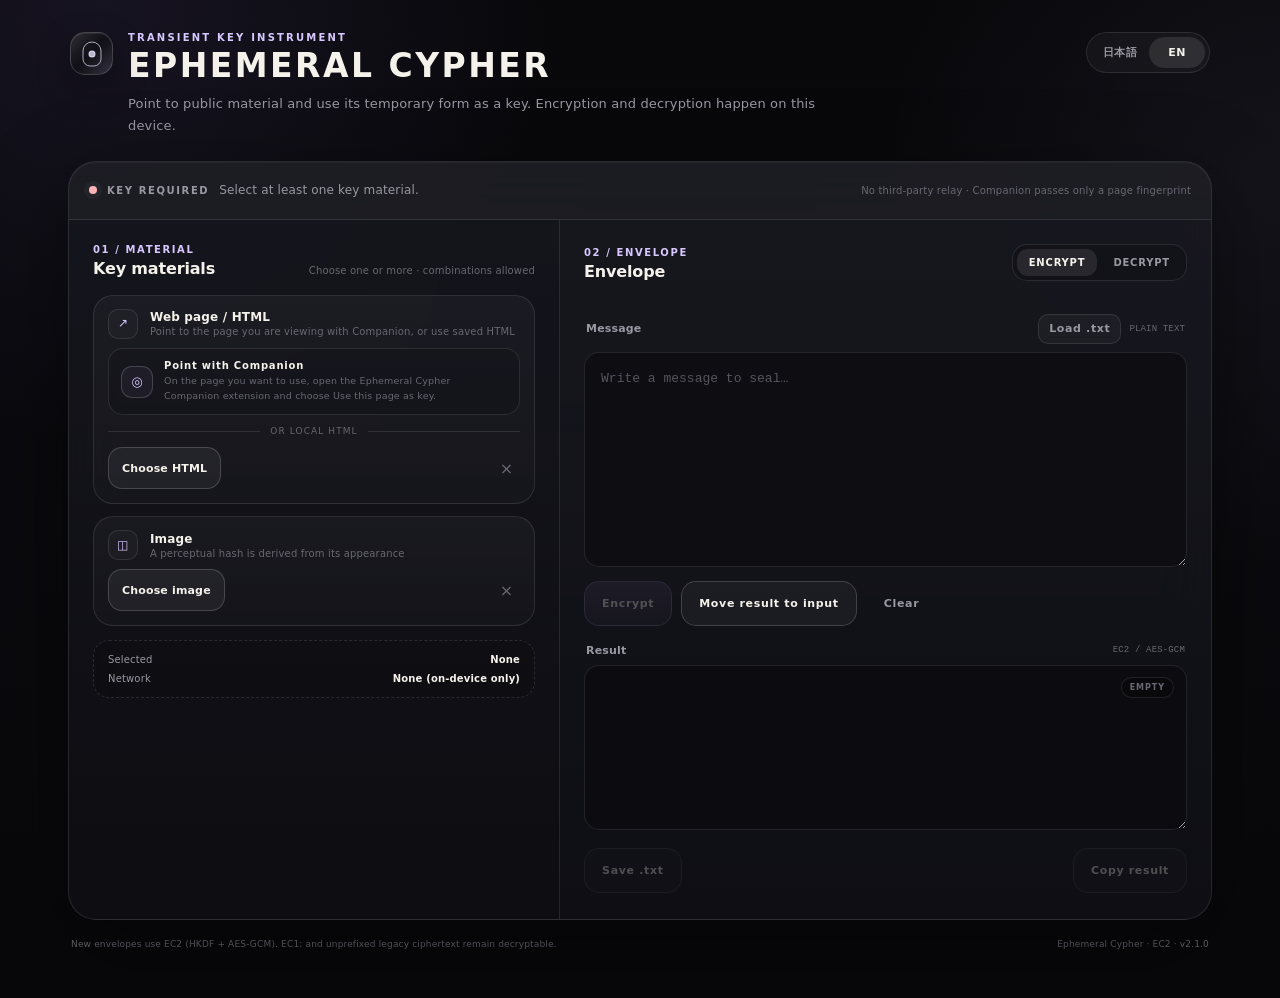
<file: index.html>
<!doctype html>
<html lang="ja">
<head>
  <meta charset="utf-8" />
  <meta name="viewport" content="width=device-width,initial-scale=1,viewport-fit=cover" />
  <meta name="theme-color" content="#0a0a0d" />
  <meta name="color-scheme" content="dark" />
  <meta name="description" content="Web pages captured by a privacy-preserving Companion, saved HTML, and images become ephemeral key materials for client-side encryption." />
  <link rel="manifest" href="./manifest.json?v=210" />
  <link rel="icon" href="./icon-192.png" />
  <link rel="apple-touch-icon" href="./icon-192.png" />
  <title>Ephemeral Cypher</title>
  <style>
    :root{
      --bg:#09090c;
      --bg-soft:#0d0d12;
      --panel:rgba(20,20,27,.84);
      --panel-solid:#14141b;
      --panel-2:#101016;
      --field:#0d0d12;
      --text:#f5f2eb;
      --muted:#9998a3;
      --muted-2:#696873;
      --line:rgba(255,255,255,.10);
      --line-strong:rgba(255,255,255,.17);
      --accent:#d8c8ff;
      --accent-2:#a997dd;
      --accent-soft:rgba(216,200,255,.12);
      --good:#bce9cb;
      --good-soft:rgba(116,218,154,.10);
      --bad:#ffb3b6;
      --bad-soft:rgba(255,104,111,.10);
      --warn:#f3d597;
      --warn-soft:rgba(240,186,83,.10);
      --radius-xl:28px;
      --radius-lg:20px;
      --radius-md:15px;
      --shadow:0 28px 90px rgba(0,0,0,.45);
    }
    *{box-sizing:border-box}
    html{min-height:100%;background:var(--bg)}
    body{
      min-height:100%;
      margin:0;
      color:var(--text);
      font-family:Inter,ui-sans-serif,system-ui,-apple-system,"Segoe UI","Noto Sans JP","Hiragino Sans","Yu Gothic UI",sans-serif;
      background:
        radial-gradient(circle at 8% 0%,rgba(128,104,192,.12),transparent 28rem),
        radial-gradient(circle at 100% 18%,rgba(210,190,255,.06),transparent 25rem),
        linear-gradient(180deg,#08080b 0%,#0a0a0e 52%,#08080b 100%);
      letter-spacing:.01em;
    }
    body::before{
      content:"";
      position:fixed;
      inset:0;
      pointer-events:none;
      opacity:.22;
      background-image:
        linear-gradient(rgba(255,255,255,.018) 1px,transparent 1px),
        linear-gradient(90deg,rgba(255,255,255,.018) 1px,transparent 1px);
      background-size:34px 34px;
      mask-image:linear-gradient(to bottom,black,transparent 85%);
    }
    button,input,textarea{font:inherit}
    button{color:inherit}
    .app{
      width:min(1180px,100%);
      margin:0 auto;
      padding:32px 18px 46px;
      position:relative;
    }
    .topbar{
      display:flex;
      align-items:flex-start;
      justify-content:space-between;
      gap:24px;
      margin:0 2px 24px;
    }
    .brand{display:flex;gap:15px;align-items:flex-start;min-width:0}
    .sigil{
      width:43px;height:43px;flex:0 0 auto;
      border:1px solid var(--line-strong);
      border-radius:15px;
      background:
        linear-gradient(135deg,rgba(255,255,255,.12),transparent 44%),
        linear-gradient(315deg,rgba(216,200,255,.18),transparent 48%),
        #111117;
      box-shadow:inset 0 1px rgba(255,255,255,.07),0 12px 35px rgba(0,0,0,.32);
      position:relative;
      overflow:hidden;
    }
    .sigil::before,.sigil::after{
      content:"";position:absolute;left:50%;top:50%;transform:translate(-50%,-50%);
      border:1px solid rgba(235,228,255,.72);
    }
    .sigil::before{width:17px;height:23px;border-radius:10px 10px 8px 8px}
    .sigil::after{width:5px;height:5px;border-radius:50%;background:rgba(235,228,255,.78)}
    .eyebrow{
      margin:0 0 5px;
      color:var(--accent);
      font-size:10px;
      font-weight:700;
      letter-spacing:.22em;
      text-transform:uppercase;
    }
    h1{
      margin:0;
      font-family:"Avenir Next","Helvetica Neue",Inter,ui-sans-serif,system-ui,-apple-system,"Segoe UI","Noto Sans JP",sans-serif;
      font-size:clamp(23px,2.8vw,33px);
      font-weight:650;
      letter-spacing:.075em;
      line-height:1.08;
      text-transform:uppercase;
    }
    .subtitle{
      max-width:720px;
      margin:9px 0 0;
      color:var(--muted);
      font-size:13px;
      line-height:1.7;
    }
    .language{
      display:flex;
      padding:4px;
      border:1px solid var(--line);
      border-radius:999px;
      background:rgba(255,255,255,.035);
      backdrop-filter:blur(18px);
    }
    .language button{
      appearance:none;border:0;background:transparent;
      color:var(--muted);border-radius:999px;
      min-width:56px;padding:8px 12px;
      cursor:pointer;font-size:11px;font-weight:700;
      letter-spacing:.04em;
    }
    .language button.active{background:rgba(255,255,255,.10);color:var(--text)}
    .shell{
      border:1px solid var(--line);
      border-radius:var(--radius-xl);
      background:linear-gradient(180deg,rgba(25,25,33,.88),rgba(15,15,21,.92));
      box-shadow:var(--shadow),inset 0 1px rgba(255,255,255,.045);
      overflow:hidden;
      backdrop-filter:blur(28px);
    }
    .intro-strip{
      min-height:58px;
      display:flex;align-items:center;justify-content:space-between;gap:18px;
      padding:14px 20px;
      border-bottom:1px solid var(--line);
      background:rgba(255,255,255,.018);
    }
    .state-wrap{display:flex;align-items:center;gap:10px;min-width:0}
    .state-dot{width:8px;height:8px;border-radius:50%;background:var(--muted-2);box-shadow:0 0 0 5px rgba(255,255,255,.035)}
    .state-dot.working{background:var(--accent);animation:pulse 1.2s infinite}
    .state-dot.good{background:var(--good)}
    .state-dot.bad{background:var(--bad)}
    .state-dot.warn{background:var(--warn)}
    @keyframes pulse{50%{opacity:.35;transform:scale(.8)}}
    .state-label{font-size:10px;font-weight:800;letter-spacing:.16em;text-transform:uppercase;color:var(--muted)}
    .state-message{font-size:12px;color:var(--muted);white-space:nowrap;overflow:hidden;text-overflow:ellipsis}
    .privacy-note{font-size:10px;color:var(--muted-2);text-align:right;line-height:1.5}
    .workspace{
      display:grid;
      grid-template-columns:minmax(0,.86fr) minmax(0,1.14fr);
      min-height:650px;
    }
    .keys-panel,.message-panel{padding:24px}
    .keys-panel{border-right:1px solid var(--line);background:rgba(0,0,0,.08)}
    .panel-head{display:flex;justify-content:space-between;align-items:flex-end;gap:16px;margin-bottom:17px}
    .panel-index{font-size:10px;color:var(--accent);letter-spacing:.16em;font-weight:800}
    .panel-title{margin:4px 0 0;font-size:16px;font-weight:650;letter-spacing:-.01em}
    .panel-note{font-size:10px;color:var(--muted-2);text-align:right;line-height:1.5}
    .material-list{display:grid;gap:12px}
    .material{
      border:1px solid var(--line);
      border-radius:var(--radius-lg);
      background:linear-gradient(180deg,rgba(255,255,255,.035),rgba(255,255,255,.018));
      overflow:hidden;
      transition:border-color .18s ease,background .18s ease,transform .18s ease;
    }
    .material:focus-within{border-color:rgba(216,200,255,.33);background:rgba(216,200,255,.035)}
    .material.active{border-color:rgba(216,200,255,.28)}
    .material-head{display:flex;align-items:center;gap:12px;padding:13px 14px 9px}
    .material-icon{
      width:30px;height:30px;border:1px solid var(--line);border-radius:10px;
      display:grid;place-items:center;color:var(--accent);font-family:ui-monospace,SFMono-Regular,Consolas,monospace;font-size:12px;
      background:rgba(255,255,255,.025);
    }
    .material-title{font-size:12px;font-weight:700}
    .material-sub{font-size:10px;color:var(--muted-2);margin-top:2px}
    .material-body{padding:0 14px 14px}
    .url-row{display:grid;grid-template-columns:minmax(0,1fr) auto;gap:8px}
    .companion-box{
      display:flex;align-items:center;gap:11px;min-height:58px;padding:11px 12px;
      border:1px solid var(--line);border-radius:15px;background:rgba(0,0,0,.13);
    }
    .companion-mark{
      width:32px;height:32px;flex:0 0 auto;border:1px solid var(--line-strong);border-radius:11px;
      display:grid;place-items:center;color:var(--accent);background:rgba(216,200,255,.055);font-size:13px;
    }
    .companion-copy{min-width:0;flex:1}
    .companion-state{font-size:10px;font-weight:800;letter-spacing:.08em;color:var(--text)}
    .companion-detail{margin-top:3px;font-size:9.5px;line-height:1.55;color:var(--muted-2);word-break:break-word}
    .companion-box.connected{border-color:rgba(216,200,255,.30);background:rgba(216,200,255,.04)}
    .companion-box.connected .companion-mark{background:rgba(216,200,255,.12)}
    input[type="url"],textarea{
      width:100%;border:1px solid var(--line);border-radius:var(--radius-md);
      background:var(--field);color:var(--text);outline:none;
      transition:border-color .16s ease,box-shadow .16s ease,background .16s ease;
    }
    input[type="url"]{height:45px;padding:0 13px;font-size:12px}
    input::placeholder,textarea::placeholder{color:#565560}
    input:focus,textarea:focus{border-color:rgba(216,200,255,.35);box-shadow:0 0 0 4px rgba(216,200,255,.065);background:#101017}
    input:disabled{opacity:.42;cursor:not-allowed}
    .icon-button{
      appearance:none;width:45px;height:45px;border:1px solid var(--line);border-radius:14px;
      background:rgba(255,255,255,.035);cursor:pointer;color:var(--muted);font-size:16px;
    }
    .icon-button:hover{background:rgba(255,255,255,.075);color:var(--text)}
    .or-line{display:flex;align-items:center;gap:10px;margin:11px 0;color:var(--muted-2);font-size:9px;letter-spacing:.12em;text-transform:uppercase}
    .or-line::before,.or-line::after{content:"";height:1px;flex:1;background:var(--line)}
    .file-row{display:flex;gap:9px;align-items:center;min-width:0}
    .file-picker{
      position:relative;display:inline-flex;align-items:center;justify-content:center;gap:7px;
      height:42px;padding:0 13px;border:1px solid var(--line-strong);border-radius:14px;
      background:rgba(255,255,255,.055);cursor:pointer;font-size:11px;font-weight:700;white-space:nowrap;
    }
    .file-picker:hover{background:rgba(255,255,255,.09)}
    .file-picker input{position:absolute;inset:0;width:100%;height:100%;opacity:0;cursor:pointer}
    .file-name{min-width:0;flex:1;color:var(--muted);font-size:10px;white-space:nowrap;overflow:hidden;text-overflow:ellipsis}
    .tiny-clear{appearance:none;border:0;background:transparent;color:var(--muted-2);font-size:16px;cursor:pointer;padding:7px}
    .tiny-clear:hover{color:var(--text)}
    .key-summary{
      margin-top:14px;padding:13px 14px;border-radius:16px;
      border:1px dashed rgba(255,255,255,.12);background:rgba(0,0,0,.10);
    }
    .summary-line{display:flex;justify-content:space-between;gap:14px;font-size:10px;color:var(--muted)}
    .summary-line strong{color:var(--text);font-weight:650;text-align:right}
    .summary-line+.summary-line{margin-top:8px}
    .message-panel{display:flex;flex-direction:column;min-width:0}
    .mode-tabs{
      display:flex;gap:4px;padding:4px;border:1px solid var(--line);border-radius:15px;background:rgba(0,0,0,.16)
    }
    .mode-tabs button{
      appearance:none;border:0;background:transparent;border-radius:11px;padding:8px 12px;
      color:var(--muted);font-size:10px;font-weight:800;letter-spacing:.08em;cursor:pointer;
    }
    .mode-tabs button.active{color:var(--text);background:rgba(255,255,255,.09)}
    .editor-label{display:flex;justify-content:space-between;gap:14px;align-items:center;margin:16px 2px 8px}
    .editor-label span:first-child{font-size:11px;color:var(--muted);font-weight:700}
    .editor-tools{display:flex;align-items:center;gap:8px;min-width:0}
    .text-file-picker{
      position:relative;display:inline-flex;align-items:center;justify-content:center;
      min-height:30px;padding:0 10px;border:1px solid var(--line);border-radius:10px;
      background:rgba(255,255,255,.035);color:var(--muted);cursor:pointer;
      font-size:9px;font-weight:800;letter-spacing:.07em;white-space:nowrap;
    }
    .text-file-picker:hover{background:rgba(255,255,255,.075);color:var(--text)}
    .text-file-picker input{position:absolute;inset:0;width:100%;height:100%;opacity:0;cursor:pointer}
    .format-hint{font-size:9px;color:var(--muted-2);font-family:ui-monospace,SFMono-Regular,Consolas,monospace}
    .message-input,.result-output{
      resize:vertical;padding:15px 16px;line-height:1.7;font-size:13px;
      font-family:ui-monospace,SFMono-Regular,Consolas,"Noto Sans Mono CJK JP",monospace;
    }
    .message-input{min-height:215px;flex:1 1 auto}
    .result-output{min-height:165px;background:#0b0b10}
    .action-row{display:flex;gap:9px;flex-wrap:wrap;margin:14px 0 2px}
    .button{
      appearance:none;border:1px solid var(--line-strong);border-radius:15px;
      min-height:45px;padding:0 17px;background:rgba(255,255,255,.045);
      font-size:11px;font-weight:800;letter-spacing:.06em;cursor:pointer;
      transition:transform .15s ease,background .15s ease,border-color .15s ease,opacity .15s ease;
    }
    .button:hover:not(:disabled){transform:translateY(-1px);background:rgba(255,255,255,.085)}
    .button.primary{background:linear-gradient(180deg,rgba(216,200,255,.22),rgba(176,155,226,.13));border-color:rgba(216,200,255,.38)}
    .button.primary:hover:not(:disabled){background:linear-gradient(180deg,rgba(216,200,255,.29),rgba(176,155,226,.17))}
    .button.ghost{border-color:transparent;background:transparent;color:var(--muted)}
    .button:disabled{opacity:.28;cursor:not-allowed}
    .copy-inline{margin-left:auto}
    .result-wrap{position:relative}
    .result-stamp{
      position:absolute;right:13px;top:12px;z-index:1;
      padding:5px 8px;border:1px solid var(--line);border-radius:999px;
      font-size:8px;font-weight:800;letter-spacing:.12em;color:var(--muted-2);background:rgba(9,9,13,.82);
      pointer-events:none;
    }
    .footer{
      display:flex;justify-content:space-between;gap:20px;align-items:flex-start;
      margin-top:17px;padding:0 3px;color:var(--muted-2);font-size:9px;line-height:1.65;
    }
    .footer a{color:inherit;text-underline-offset:3px}
    .legacy-note{max-width:630px}
    .noscript{padding:18px;background:#211417;color:#ffd8da;text-align:center}
    @media(max-width:860px){
      .workspace{grid-template-columns:1fr}.keys-panel{border-right:0;border-bottom:1px solid var(--line)}
      .message-input{min-height:190px}.privacy-note{display:none}
    }
    @media(max-width:600px){
      .app{padding:20px 10px 30px}.topbar{align-items:center;margin-bottom:17px}.sigil{width:39px;height:39px}
      .subtitle{font-size:11px}.language button{min-width:48px;padding:7px 9px}.intro-strip{padding:12px 15px}
      .keys-panel,.message-panel{padding:17px}.panel-note{display:none}.copy-inline{margin-left:0}.button{flex:1 1 auto}
      .footer{display:block}.footer>*+*{margin-top:8px}.state-message{font-size:10px}
    }
  </style>
</head>
<body>
  <noscript><div class="noscript">JavaScript is required / JavaScriptを有効にしてください。</div></noscript>
  <main class="app">
    <header class="topbar">
      <div class="brand">
        <div class="sigil" aria-hidden="true"></div>
        <div>
          <p class="eyebrow">Transient key instrument</p>
          <h1 id="title">Ephemeral Cypher</h1>
          <p class="subtitle" id="subtitle"></p>
        </div>
      </div>
      <div class="language" aria-label="Language">
        <button id="btnJa" type="button">日本語</button>
        <button id="btnEn" type="button">EN</button>
      </div>
    </header>

    <section class="shell" aria-label="Ephemeral Cypher workspace">
      <div class="intro-strip" aria-live="polite">
        <div class="state-wrap">
          <span class="state-dot" id="stateDot"></span>
          <span class="state-label" id="stateLabel">READY</span>
          <span class="state-message" id="stateMessage"></span>
        </div>
        <div class="privacy-note" id="privacyNote"></div>
      </div>

      <div class="workspace">
        <section class="keys-panel">
          <div class="panel-head">
            <div>
              <div class="panel-index">01 / MATERIAL</div>
              <h2 class="panel-title" id="keysTitle">鍵素材</h2>
            </div>
            <div class="panel-note" id="keysNote"></div>
          </div>

          <div class="material-list">
            <article class="material" id="pageMaterial">
              <div class="material-head">
                <div class="material-icon">↗</div>
                <div>
                  <div class="material-title" id="pageTitle">Webページ / HTML</div>
                  <div class="material-sub" id="pageSub"></div>
                </div>
              </div>
              <div class="material-body">
                <div class="companion-box" id="companionBox">
                  <div class="companion-mark">◎</div>
                  <div class="companion-copy">
                    <div class="companion-state" id="companionState">Companionでページを指す</div>
                    <div class="companion-detail" id="companionDetail"></div>
                  </div>
                  <button class="tiny-clear" id="clearCompanion" type="button" aria-label="Clear captured page">×</button>
                </div>
                <div class="or-line" id="orLabel">or local HTML</div>
                <div class="file-row">
                  <label class="file-picker"><span id="pickHtml">HTMLを選択</span><input id="htmlFile" type="file" accept=".html,.htm,text/html" /></label>
                  <span class="file-name" id="htmlName"></span>
                  <button class="tiny-clear" id="clearHtml" type="button" aria-label="Clear HTML">×</button>
                </div>
              </div>
            </article>

            <article class="material" id="imageMaterial">
              <div class="material-head">
                <div class="material-icon">◫</div>
                <div>
                  <div class="material-title" id="imageTitle">画像</div>
                  <div class="material-sub" id="imageSub"></div>
                </div>
              </div>
              <div class="material-body">
                <div class="file-row">
                  <label class="file-picker"><span id="pickImage">画像を選択</span><input id="imgFile" type="file" accept="image/*" /></label>
                  <span class="file-name" id="imgName"></span>
                  <button class="tiny-clear" id="clearImage" type="button" aria-label="Clear image">×</button>
                </div>
              </div>
            </article>
          </div>

          <div class="key-summary">
            <div class="summary-line"><span id="selectedLabel">選択中</span><strong id="selectedSummary">なし</strong></div>
            <div class="summary-line"><span id="networkLabel">通信</span><strong id="networkSummary">なし</strong></div>
          </div>
        </section>

        <section class="message-panel">
          <div class="panel-head">
            <div>
              <div class="panel-index">02 / ENVELOPE</div>
              <h2 class="panel-title" id="messageTitle">封書</h2>
            </div>
            <div class="mode-tabs" role="tablist" aria-label="Mode">
              <button id="modeEncrypt" class="active" type="button" role="tab" aria-selected="true">ENCRYPT</button>
              <button id="modeDecrypt" type="button" role="tab" aria-selected="false">DECRYPT</button>
            </div>
          </div>

          <div class="editor-label">
            <span id="inputLabel">メッセージ</span>
            <div class="editor-tools">
              <label class="text-file-picker"><span id="loadTextLabel">TXTを読み込む</span><input id="cipherFile" type="file" accept=".txt,text/plain" /></label>
              <span class="format-hint" id="inputHint">PLAIN TEXT</span>
            </div>
          </div>
          <textarea class="message-input" id="messageInput" spellcheck="false"></textarea>

          <div class="action-row">
            <button class="button primary" id="runButton" type="button" disabled>暗号化する</button>
            <button class="button" id="swapButton" type="button">結果を入力へ</button>
            <button class="button ghost" id="clearAll" type="button">クリア</button>
          </div>

          <div class="editor-label">
            <span id="resultLabel">結果</span>
            <span class="format-hint" id="resultHint">EC2 / AES-GCM</span>
          </div>
          <div class="result-wrap">
            <span class="result-stamp" id="resultStamp">EMPTY</span>
            <textarea class="result-output" id="resultOutput" readonly spellcheck="false"></textarea>
          </div>
          <div class="action-row">
            <button class="button" id="saveButton" type="button" disabled>TXTで保存</button>
            <button class="button copy-inline" id="copyButton" type="button" disabled>結果をコピー</button>
          </div>
        </section>
      </div>
    </section>

    <footer class="footer">
      <div class="legacy-note" id="legacyNote"></div>
      <div>Ephemeral Cypher · EC2 · <span id="versionLabel">v2.1.0</span></div>
    </footer>
  </main>

<script>
(() => {
  "use strict";

  const VERSION = "2.1.0";
  const te = new TextEncoder();
  const td = new TextDecoder();

  const STR = {
    ja: {
      title:"Ephemeral Cypher",
      subtitle:"公開されている素材を指し示し、その一時的な姿を鍵にする。暗号化と復号は端末内で行われます。",
      privacy:"第三者中継なし · Companionはページ指紋だけを渡します",
      keysTitle:"鍵素材", keysNote:"1つ以上を選択 · 組み合わせ可能",
      pageTitle:"Webページ / HTML", pageSub:"Companionで今見ているページを指すか、保存HTMLを使います",
      or:"or local HTML", pickHtml:"HTMLを選択", companionWaiting:"Companionでページを指す", companionWaitingDetail:"鍵にしたいページでChrome拡張『Ephemeral Cypher Companion』を開き、このページを鍵にするを押します。", companionReady:"WEB PAGE CAPTURED", companionReadyDetail:"ページ指紋 {fp} を端末内で受け取りました。URLと本文は送信されません。",
      imageTitle:"画像", imageSub:"見た目から知覚ハッシュを生成します", pickImage:"画像を選択",
      selected:"選択中", none:"なし", page:"ページ", image:"画像",
      network:"通信", networkNone:"なし（端末内のみ）",
      messageTitle:"封書", inputMessage:"メッセージ", inputCipher:"暗号文",
      plainHint:"PLAIN TEXT", cipherHint:"EC2 / EC1 / LEGACY",
      messagePlaceholder:"暗号化する文章を入力…", cipherPlaceholder:"EC2: から始まる暗号文、または旧形式を貼り付け…",
      encrypt:"暗号化する", decrypt:"復号する", swap:"結果を入力へ", clear:"クリア",
      result:"結果", copy:"結果をコピー", save:"TXTで保存", loadText:"TXTを読み込む", empty:"EMPTY", sealed:"SEALED", opened:"OPENED",
      ready:"READY", readyMsg:"鍵素材とメッセージを用意してください。",
      needKey:"KEY REQUIRED", needKeyMsg:"鍵素材を1つ以上選択してください。",
      needMessage:"MESSAGE REQUIRED", needMessageMsg:"メッセージまたは暗号文を入力してください。",
      working:"WORKING", workingEncrypt:"鍵を導出し、封書を閉じています…", workingDecrypt:"素材に問い、封書を開いています…",
      encrypted:"SEALED", encryptedMsg:"EC2形式で暗号化しました。",
      decrypted:"GOOD", decryptedMsg:"鍵素材が一致しました。封書を開きました。",
      dead:"OOPS", deadMsg:"素材には到達しましたが、鍵が一致しません。内容が変化した可能性があります。",
      invalid:"INVALID", invalidMsg:"暗号文の形式を読み取れません。",
      error:"ERROR", errorMsg:"処理に失敗しました。ブラウザの対応状況と素材を確認してください。",
      copied:"COPIED", copiedMsg:"結果をコピーしました。", saved:"SAVED", savedMsg:"結果をTXTで保存しました。", loaded:"LOADED", loadedMsg:"暗号文をTXTから読み込みました。",
      legacy:"新しい封書は EC2（HKDF + AES-GCM）です。EC1: および無印の旧暗号文も復号できます。",
      legacyKeyRequired:"旧暗号文には、Webページ / HTML または画像の鍵素材が必要です。"
    },
    en: {
      title:"Ephemeral Cypher",
      subtitle:"Point to public material and use its temporary form as a key. Encryption and decryption happen on this device.",
      privacy:"No third-party relay · Companion passes only a page fingerprint",
      keysTitle:"Key materials", keysNote:"Choose one or more · combinations allowed",
      pageTitle:"Web page / HTML", pageSub:"Point to the page you are viewing with Companion, or use saved HTML",
      or:"or local HTML", pickHtml:"Choose HTML", companionWaiting:"Point with Companion", companionWaitingDetail:"On the page you want to use, open the Ephemeral Cypher Companion extension and choose Use this page as key.", companionReady:"WEB PAGE CAPTURED", companionReadyDetail:"Page fingerprint {fp} was received on-device. The URL and page text are not sent.",
      imageTitle:"Image", imageSub:"A perceptual hash is derived from its appearance", pickImage:"Choose image",
      selected:"Selected", none:"None", page:"Page", image:"Image",
      network:"Network", networkNone:"None (on-device only)",
      messageTitle:"Envelope", inputMessage:"Message", inputCipher:"Ciphertext",
      plainHint:"PLAIN TEXT", cipherHint:"EC2 / EC1 / LEGACY",
      messagePlaceholder:"Write a message to seal…", cipherPlaceholder:"Paste EC2:, EC1:, or legacy ciphertext…",
      encrypt:"Encrypt", decrypt:"Decrypt", swap:"Move result to input", clear:"Clear",
      result:"Result", copy:"Copy result", save:"Save .txt", loadText:"Load .txt", empty:"EMPTY", sealed:"SEALED", opened:"OPENED",
      ready:"READY", readyMsg:"Prepare key material and a message.",
      needKey:"KEY REQUIRED", needKeyMsg:"Select at least one key material.",
      needMessage:"MESSAGE REQUIRED", needMessageMsg:"Enter a message or ciphertext.",
      working:"WORKING", workingEncrypt:"Deriving the key and sealing the envelope…", workingDecrypt:"Asking the material and opening the envelope…",
      encrypted:"SEALED", encryptedMsg:"Encrypted in EC2 format.",
      decrypted:"GOOD", decryptedMsg:"The key material matched. The envelope is open.",
      dead:"OOPS", deadMsg:"The material answered, but the key did not match. Its content may have changed.",
      invalid:"INVALID", invalidMsg:"The ciphertext format could not be read.",
      error:"ERROR", errorMsg:"Processing failed. Check browser support and the selected material.",
      copied:"COPIED", copiedMsg:"Result copied.", saved:"SAVED", savedMsg:"Result saved as a text file.", loaded:"LOADED", loadedMsg:"Ciphertext loaded from the text file.",
      legacy:"New envelopes use EC2 (HKDF + AES-GCM). EC1: and unprefixed legacy ciphertext remain decryptable.",
      legacyKeyRequired:"Legacy ciphertext requires a web page / HTML or image key material."
    }
  };

  const $ = id => document.getElementById(id);
  const els = {
    title:$("title"),subtitle:$("subtitle"),btnJa:$("btnJa"),btnEn:$("btnEn"),privacyNote:$("privacyNote"),
    keysTitle:$("keysTitle"),keysNote:$("keysNote"),pageTitle:$("pageTitle"),pageSub:$("pageSub"),orLabel:$("orLabel"),pickHtml:$("pickHtml"),
    imageTitle:$("imageTitle"),imageSub:$("imageSub"),pickImage:$("pickImage"),
    selectedLabel:$("selectedLabel"),selectedSummary:$("selectedSummary"),networkLabel:$("networkLabel"),networkSummary:$("networkSummary"),
    messageTitle:$("messageTitle"),modeEncrypt:$("modeEncrypt"),modeDecrypt:$("modeDecrypt"),inputLabel:$("inputLabel"),inputHint:$("inputHint"),
    messageInput:$("messageInput"),cipherFile:$("cipherFile"),loadTextLabel:$("loadTextLabel"),runButton:$("runButton"),swapButton:$("swapButton"),clearAll:$("clearAll"),resultLabel:$("resultLabel"),resultHint:$("resultHint"),
    resultOutput:$("resultOutput"),resultStamp:$("resultStamp"),copyButton:$("copyButton"),saveButton:$("saveButton"),legacyNote:$("legacyNote"),versionLabel:$("versionLabel"),
    stateDot:$("stateDot"),stateLabel:$("stateLabel"),stateMessage:$("stateMessage"),
    companionBox:$("companionBox"),companionState:$("companionState"),companionDetail:$("companionDetail"),clearCompanion:$("clearCompanion"),
    htmlFile:$("htmlFile"),htmlName:$("htmlName"),clearHtml:$("clearHtml"),
    imgFile:$("imgFile"),imgName:$("imgName"),clearImage:$("clearImage"),
    pageMaterial:$("pageMaterial"),imageMaterial:$("imageMaterial")
  };

  let lang = (new URLSearchParams(location.search).get("lang") || "").toLowerCase();
  if (!/^(ja|en)$/.test(lang)) lang = navigator.language?.toLowerCase().startsWith("ja") ? "ja" : "en";
  let mode = "encrypt";
  let stateTimer = null;
  let companionPageHash = null;
  const COMPANION_SESSION_KEY = "ephemeral-cypher-companion-page-hash";

  function setState(label, message, kind="") {
    clearTimeout(stateTimer);
    els.stateLabel.textContent = label;
    els.stateMessage.textContent = message;
    els.stateDot.className = "state-dot" + (kind ? " " + kind : "");
  }

  function setTemporaryState(label, message, kind, ms=1500) {
    setState(label,message,kind);
    stateTimer = setTimeout(updateReadiness,ms);
  }

  function setLang(next) {
    lang = next;
    document.documentElement.lang = lang;
    const t = STR[lang];
    els.title.textContent=t.title; els.subtitle.textContent=t.subtitle; els.privacyNote.textContent=t.privacy;
    els.keysTitle.textContent=t.keysTitle; els.keysNote.textContent=t.keysNote;
    els.pageTitle.textContent=t.pageTitle; els.pageSub.textContent=t.pageSub; els.orLabel.textContent=t.or; els.pickHtml.textContent=t.pickHtml;
    els.imageTitle.textContent=t.imageTitle; els.imageSub.textContent=t.imageSub; els.pickImage.textContent=t.pickImage;
    els.selectedLabel.textContent=t.selected; els.networkLabel.textContent=t.network;
    els.messageTitle.textContent=t.messageTitle; els.resultLabel.textContent=t.result; els.copyButton.textContent=t.copy; els.saveButton.textContent=t.save; els.loadTextLabel.textContent=t.loadText;
    els.swapButton.textContent=t.swap; els.clearAll.textContent=t.clear; els.legacyNote.textContent=t.legacy;
    els.btnJa.classList.toggle("active",lang==="ja"); els.btnEn.classList.toggle("active",lang==="en");
    updateModeUI(); updateSummary(); updateReadiness();
  }

  function setMode(next) {
    mode=next;
    updateModeUI();
    updateReadiness();
  }

  function updateModeUI() {
    const t=STR[lang];
    const enc=mode==="encrypt";
    els.modeEncrypt.classList.toggle("active",enc); els.modeDecrypt.classList.toggle("active",!enc);
    els.modeEncrypt.setAttribute("aria-selected",String(enc)); els.modeDecrypt.setAttribute("aria-selected",String(!enc));
    els.inputLabel.textContent=enc?t.inputMessage:t.inputCipher;
    els.inputHint.textContent=enc?t.plainHint:t.cipherHint;
    els.messageInput.placeholder=enc?t.messagePlaceholder:t.cipherPlaceholder;
    els.runButton.textContent=enc?t.encrypt:t.decrypt;
    els.resultHint.textContent=enc?"EC2 / AES-GCM":"PLAIN TEXT";
  }

  function selectedMaterials() {
    return {
      page:!!companionPageHash || !!els.htmlFile.files?.[0],
      image:!!els.imgFile.files?.[0]
    };
  }

  function fingerprintLabel(bytes) {
    if(!bytes) return "";
    return Array.from(bytes.slice(0,6),b=>b.toString(16).padStart(2,"0").toUpperCase()).join("") + "…";
  }

  function updateSummary() {
    const t=STR[lang], m=selectedMaterials(), names=[];
    if(m.page) names.push(t.page); if(m.image) names.push(t.image);
    els.selectedSummary.textContent=names.length?names.join(" + "):t.none;
    els.networkSummary.textContent=t.networkNone;
    els.pageMaterial.classList.toggle("active",m.page); els.imageMaterial.classList.toggle("active",m.image);
    const fp=fingerprintLabel(companionPageHash);
    els.companionBox.classList.toggle("connected",!!companionPageHash);
    els.companionState.textContent=companionPageHash?t.companionReady:t.companionWaiting;
    els.companionDetail.textContent=companionPageHash?t.companionReadyDetail.replace("{fp}",fp):t.companionWaitingDetail;
    els.clearCompanion.hidden=!companionPageHash;
  }

  function hasAnyKey() { const m=selectedMaterials(); return m.page||m.image; }

  function updateReadiness() {
    updateSummary();
    const t=STR[lang], hasKey=hasAnyKey(), hasMsg=!!els.messageInput.value.trim();
    els.runButton.disabled=!(hasKey&&hasMsg);
    els.copyButton.disabled=!els.resultOutput.value;
    els.saveButton.disabled=!els.resultOutput.value;
    els.resultStamp.textContent=els.resultOutput.value ? (mode==="encrypt"?t.sealed:t.opened) : t.empty;
    if(!hasKey) setState(t.needKey,t.needKeyMsg,"bad");
    else if(!hasMsg) setState(t.needMessage,t.needMessageMsg,"warn");
    else setState(t.ready,t.readyMsg,"");
  }

  function concatU8(...arrs) {
    const total=arrs.reduce((n,a)=>n+(a?.length||0),0), out=new Uint8Array(total); let p=0;
    for(const a of arrs){if(!a)continue;out.set(a,p);p+=a.length;} return out;
  }
  function u32be(n){const b=new Uint8Array(4);new DataView(b.buffer).setUint32(0,n,false);return b;}
  async function sha256(u8){return new Uint8Array(await crypto.subtle.digest("SHA-256",u8));}
  function randomBytes(n){const b=new Uint8Array(n);crypto.getRandomValues(b);return b;}
  function b64enc(u8){let s="";for(let i=0;i<u8.length;i+=0x8000)s+=String.fromCharCode(...u8.subarray(i,i+0x8000));return btoa(s);}
  function b64dec(s){const bin=atob(s),out=new Uint8Array(bin.length);for(let i=0;i<bin.length;i++)out[i]=bin.charCodeAt(i);return out;}
  function b64urlDec(s){const clean=(s||"").replace(/-/g,"+").replace(/_/g,"/");return b64dec(clean+"=".repeat((4-clean.length%4)%4));}

  function loadCompanionMaterial() {
    let encoded="";
    try {
      const params=new URLSearchParams(location.hash.startsWith("#")?location.hash.slice(1):location.hash);
      encoded=params.get("ecpage")||"";
      if(encoded) {
        const decoded=b64urlDec(encoded);
        if(decoded.length!==32) throw new Error("invalid companion fingerprint");
        sessionStorage.setItem(COMPANION_SESSION_KEY,encoded);
        companionPageHash=decoded;
        history.replaceState(null,"",location.pathname+location.search);
        return;
      }
    } catch(error) { console.warn("Invalid companion material",error); }
    try {
      encoded=sessionStorage.getItem(COMPANION_SESSION_KEY)||"";
      if(encoded) {
        const decoded=b64urlDec(encoded);
        if(decoded.length===32) companionPageHash=decoded;
      }
    } catch(error) { console.warn("Could not restore companion material",error); }
  }

  function normalizeHTML(html) {
    try {
      const doc=new DOMParser().parseFromString(html,"text/html");
      for(const sel of ["script","style","noscript"]) doc.querySelectorAll(sel).forEach(n=>n.remove());
      const title=(doc.querySelector("title")?.textContent||"").trim();
      const bodyText=doc.documentElement?.textContent||"";
      return (title+"\n"+bodyText).replace(/\s+/g," ").trim().slice(0,200000);
    } catch {
      return (html||"").replace(/\s+/g," ").trim().slice(0,200000);
    }
  }

  async function loadPageMaterial() {
    const file=els.htmlFile.files?.[0];
    if(file) return {pageBytes:te.encode(normalizeHTML(await file.text())),pageHash:null};
    if(companionPageHash) return {pageBytes:null,pageHash:companionPageHash};
    return {pageBytes:null,pageHash:null};
  }

  function buildCosTable(N){const table=Array.from({length:N},()=>new Float64Array(N));for(let u=0;u<N;u++)for(let x=0;x<N;x++)table[u][x]=Math.cos(((2*x+1)*u*Math.PI)/(2*N));return table;}
  const COS32=buildCosTable(32);
  function dct1d(vec,N){const out=new Float64Array(N);for(let u=0;u<N;u++){let sum=0;for(let x=0;x<N;x++)sum+=vec[x]*COS32[u][x];out[u]=(u===0?Math.sqrt(1/N):Math.sqrt(2/N))*sum;}return out;}
  function dct2d(mat,N){const tmp=Array.from({length:N},()=>new Float64Array(N));for(let y=0;y<N;y++)tmp[y].set(dct1d(mat[y],N));const out=Array.from({length:N},()=>new Float64Array(N));for(let x=0;x<N;x++){const col=new Float64Array(N);for(let y=0;y<N;y++)col[y]=tmp[y][x];const d=dct1d(col,N);for(let y=0;y<N;y++)out[y][x]=d[y];}return out;}

  async function imageToPHashBytes(file) {
    const blobUrl=URL.createObjectURL(file);
    try {
      let bmp;
      if("createImageBitmap" in window) bmp=await createImageBitmap(file);
      else {const img=new Image();img.decoding="async";img.src=blobUrl;await new Promise((r,j)=>{img.onload=r;img.onerror=j;});bmp=img;}
      const N=32,c=document.createElement("canvas");c.width=N;c.height=N;
      const ctx=c.getContext("2d",{willReadFrequently:true});ctx.imageSmoothingEnabled=true;ctx.imageSmoothingQuality="high";ctx.drawImage(bmp,0,0,N,N);
      const data=ctx.getImageData(0,0,N,N).data,mat=Array.from({length:N},()=>new Float64Array(N));
      for(let y=0;y<N;y++)for(let x=0;x<N;x++){const i=(y*N+x)*4;mat[y][x]=.299*data[i]+.587*data[i+1]+.114*data[i+2];}
      const dct=dct2d(mat,N),vals=[];
      for(let y=0;y<8;y++)for(let x=0;x<8;x++)if(x!==0||y!==0)vals.push(dct[y][x]);
      vals.sort((a,b)=>a-b);const med=vals[Math.floor(vals.length/2)]||0,bytes=new Uint8Array(8);let bit=0;
      for(let y=0;y<8;y++)for(let x=0;x<8;x++){const on=dct[y][x]>med?1:0;bytes[bit>>3]|=on<<(7-(bit&7));bit++;}
      return bytes;
    } finally { URL.revokeObjectURL(blobUrl); }
  }

  async function collectMaterials() {
    const {pageBytes,pageHash}=await loadPageMaterial();
    const imageFile=els.imgFile.files?.[0];
    const imageHash=imageFile?await imageToPHashBytes(imageFile):null;
    return {pageBytes,pageHash,imageHash};
  }

  async function resolvedPageHash(materials) {
    if(materials.pageHash) return materials.pageHash;
    if(materials.pageBytes) return await sha256(materials.pageBytes);
    return null;
  }

  async function buildLegacyKeyBytes(salt) {
    const materials=await collectMaterials();
    const pageHash=await resolvedPageHash(materials);
    if(!pageHash&&!materials.imageHash) return null;
    const domainSep=te.encode("EC|1.1.2|");
    return await sha256(concatU8(domainSep,pageHash||new Uint8Array(0),materials.imageHash||new Uint8Array(0),salt));
  }

  async function buildEC2Key(salt) {
    const materials=await collectMaterials();
    const pageHash=await resolvedPageHash(materials);
    if(!pageHash&&!materials.imageHash) return null;
    const parts=[te.encode("EphemeralCypher\0EC2\0")];
    const add=(tag,value)=>{
      if(!value)return;
      const tagBytes=te.encode(tag+"\0");
      parts.push(tagBytes,u32be(value.length),value);
    };
    add("page-visible-text-sha256",pageHash);
    add("image-phash-64",materials.imageHash);
    const ikmBytes=await sha256(concatU8(...parts));
    const ikm=await crypto.subtle.importKey("raw",ikmBytes,"HKDF",false,["deriveKey"]);
    return crypto.subtle.deriveKey(
      {name:"HKDF",hash:"SHA-256",salt,info:te.encode("EphemeralCypher|EC2|AES-256-GCM")},
      ikm,{name:"AES-GCM",length:256},false,["encrypt","decrypt"]
    );
  }

  async function importLegacyAes(keyBytes) {
    return crypto.subtle.importKey("raw",keyBytes,{name:"AES-GCM",length:256},false,["encrypt","decrypt"]);
  }

  function parseCiphertext(input) {
    const value=input.trim();
    let version="legacy",payload=value;
    if(value.startsWith("EC2:")){version="ec2";payload=value.slice(4).trim();}
    else if(value.startsWith("EC1:")){version="legacy";payload=value.slice(4).trim();}
    if(!payload) throw new Error("bad-format");
    let packed;try{packed=b64dec(payload);}catch{throw new Error("bad-format");}
    if(packed.length<44) throw new Error("bad-format");
    return {version,salt:packed.slice(0,16),iv:packed.slice(16,28),ct:packed.slice(28)};
  }

  async function encryptEC2(plain) {
    const salt=randomBytes(16),iv=randomBytes(12),key=await buildEC2Key(salt);
    if(!key)return null;
    const ct=new Uint8Array(await crypto.subtle.encrypt({name:"AES-GCM",iv,additionalData:te.encode("EphemeralCypher|EC2")},key,te.encode(plain)));
    return "EC2:"+b64enc(concatU8(salt,iv,ct));
  }

  async function decryptAny(input) {
    const parsed=parseCiphertext(input);
    let key,algorithm={name:"AES-GCM",iv:parsed.iv};
    if(parsed.version==="ec2") {
      key=await buildEC2Key(parsed.salt);algorithm.additionalData=te.encode("EphemeralCypher|EC2");
    } else {
      const keyBytes=await buildLegacyKeyBytes(parsed.salt);key=keyBytes?await importLegacyAes(keyBytes):null;
    }
    if(!key) throw new Error(parsed.version==="legacy" ? "legacy-key-required" : "no-key");
    try {
      const plain=await crypto.subtle.decrypt(algorithm,key,parsed.ct);
      return {ok:true,text:td.decode(new Uint8Array(plain)),version:parsed.version};
    } catch { return {ok:false,reason:"mismatch"}; }
  }

  async function run() {
    const t=STR[lang],input=els.messageInput.value.trim();
    if(!hasAnyKey()||!input){updateReadiness();return;}
    els.runButton.disabled=true;
    setState(t.working,mode==="encrypt"?t.workingEncrypt:t.workingDecrypt,"working");
    try {
      if(mode==="encrypt") {
        const out=await encryptEC2(input);els.resultOutput.value=out||"";
        setState(t.encrypted,t.encryptedMsg,"good");els.resultStamp.textContent=t.sealed;
      } else {
        const res=await decryptAny(input);
        if(!res.ok){els.resultOutput.value="";setState(t.dead,t.deadMsg,"bad");els.resultStamp.textContent=t.empty;}
        else {els.resultOutput.value=res.text;setState(t.decrypted,t.decryptedMsg,"good");els.resultStamp.textContent=t.opened;}
      }
    } catch(error) {
      console.error(error);
      els.resultOutput.value="";
      if(error.message==="bad-format") setState(t.invalid,t.invalidMsg,"bad");
      else if(error.message==="legacy-key-required") setState(t.needKey,t.legacyKeyRequired,"bad");
      else setState(t.error,t.errorMsg,"bad");
      els.resultStamp.textContent=t.empty;
    } finally {
      els.runButton.disabled=!(hasAnyKey()&&!!els.messageInput.value.trim());
      els.copyButton.disabled=!els.resultOutput.value;
      els.saveButton.disabled=!els.resultOutput.value;
    }
  }

  els.btnJa.addEventListener("click",()=>setLang("ja"));els.btnEn.addEventListener("click",()=>setLang("en"));
  els.modeEncrypt.addEventListener("click",()=>setMode("encrypt"));els.modeDecrypt.addEventListener("click",()=>setMode("decrypt"));
  els.clearCompanion.addEventListener("click",()=>{companionPageHash=null;sessionStorage.removeItem(COMPANION_SESSION_KEY);updateReadiness();});
  els.htmlFile.addEventListener("change",()=>{const f=els.htmlFile.files?.[0];els.htmlName.textContent=f?f.name:"";if(f){companionPageHash=null;sessionStorage.removeItem(COMPANION_SESSION_KEY);}updateReadiness();});
  els.clearHtml.addEventListener("click",()=>{els.htmlFile.value="";els.htmlName.textContent="";updateReadiness();});
  els.imgFile.addEventListener("change",()=>{const f=els.imgFile.files?.[0];els.imgName.textContent=f?f.name:"";updateReadiness();});
  els.clearImage.addEventListener("click",()=>{els.imgFile.value="";els.imgName.textContent="";updateReadiness();});
  els.messageInput.addEventListener("input",updateReadiness);
  els.runButton.addEventListener("click",run);

  els.cipherFile.addEventListener("change",async()=>{
    const file=els.cipherFile.files?.[0];
    if(!file)return;
    try {
      els.messageInput.value=(await file.text()).trim();
      setMode("decrypt");
      updateReadiness();
      setTemporaryState(STR[lang].loaded,STR[lang].loadedMsg,"good");
      els.messageInput.focus();
    } catch(error) {
      console.error(error);
      setTemporaryState(STR[lang].error,STR[lang].errorMsg,"bad");
    } finally {
      els.cipherFile.value="";
    }
  });

  function timestamp(){
    const d=new Date(),pad=n=>String(n).padStart(2,"0");
    return `${d.getFullYear()}${pad(d.getMonth()+1)}${pad(d.getDate())}-${pad(d.getHours())}${pad(d.getMinutes())}`;
  }

  els.saveButton.addEventListener("click",()=>{
    const value=els.resultOutput.value;
    if(!value)return;
    const prefix=mode==="encrypt"?"ephemeral-cypher":"ephemeral-cypher-opened";
    const blob=new Blob([value+"\n"],{type:"text/plain;charset=utf-8"});
    const href=URL.createObjectURL(blob);
    const a=document.createElement("a");
    a.href=href;a.download=`${prefix}-${timestamp()}.txt`;
    document.body.appendChild(a);a.click();a.remove();
    setTimeout(()=>URL.revokeObjectURL(href),3000);
    setTemporaryState(STR[lang].saved,STR[lang].savedMsg,"good");
  });
  els.clearAll.addEventListener("click",()=>{
    companionPageHash=null;sessionStorage.removeItem(COMPANION_SESSION_KEY);els.htmlFile.value="";els.htmlName.textContent="";
    els.imgFile.value="";els.imgName.textContent="";els.messageInput.value="";els.resultOutput.value="";updateReadiness();
  });
  els.swapButton.addEventListener("click",()=>{
    if(!els.resultOutput.value)return;els.messageInput.value=els.resultOutput.value;els.resultOutput.value="";
    if(mode==="encrypt")setMode("decrypt");updateReadiness();els.messageInput.focus();
  });
  els.copyButton.addEventListener("click",async()=>{
    if(!els.resultOutput.value)return;const t=STR[lang];
    try{await navigator.clipboard.writeText(els.resultOutput.value);}catch{els.resultOutput.focus();els.resultOutput.select();document.execCommand("copy");}
    setTemporaryState(t.copied,t.copiedMsg,"good");
  });

  els.versionLabel.textContent="v"+VERSION;
  loadCompanionMaterial();
  setLang(lang);

  if("serviceWorker" in navigator) {
    window.addEventListener("load",async()=>{
      try {
        const reg=await navigator.serviceWorker.register("./sw.js?v=210",{updateViaCache:"none"});
        reg.update?.();let reloaded=false;
        navigator.serviceWorker.addEventListener("controllerchange",()=>{if(reloaded)return;reloaded=true;location.reload();});
      } catch(error){console.warn("Service worker registration failed",error);}
    });
  }
})();
</script>
</body>
</html>
</file>
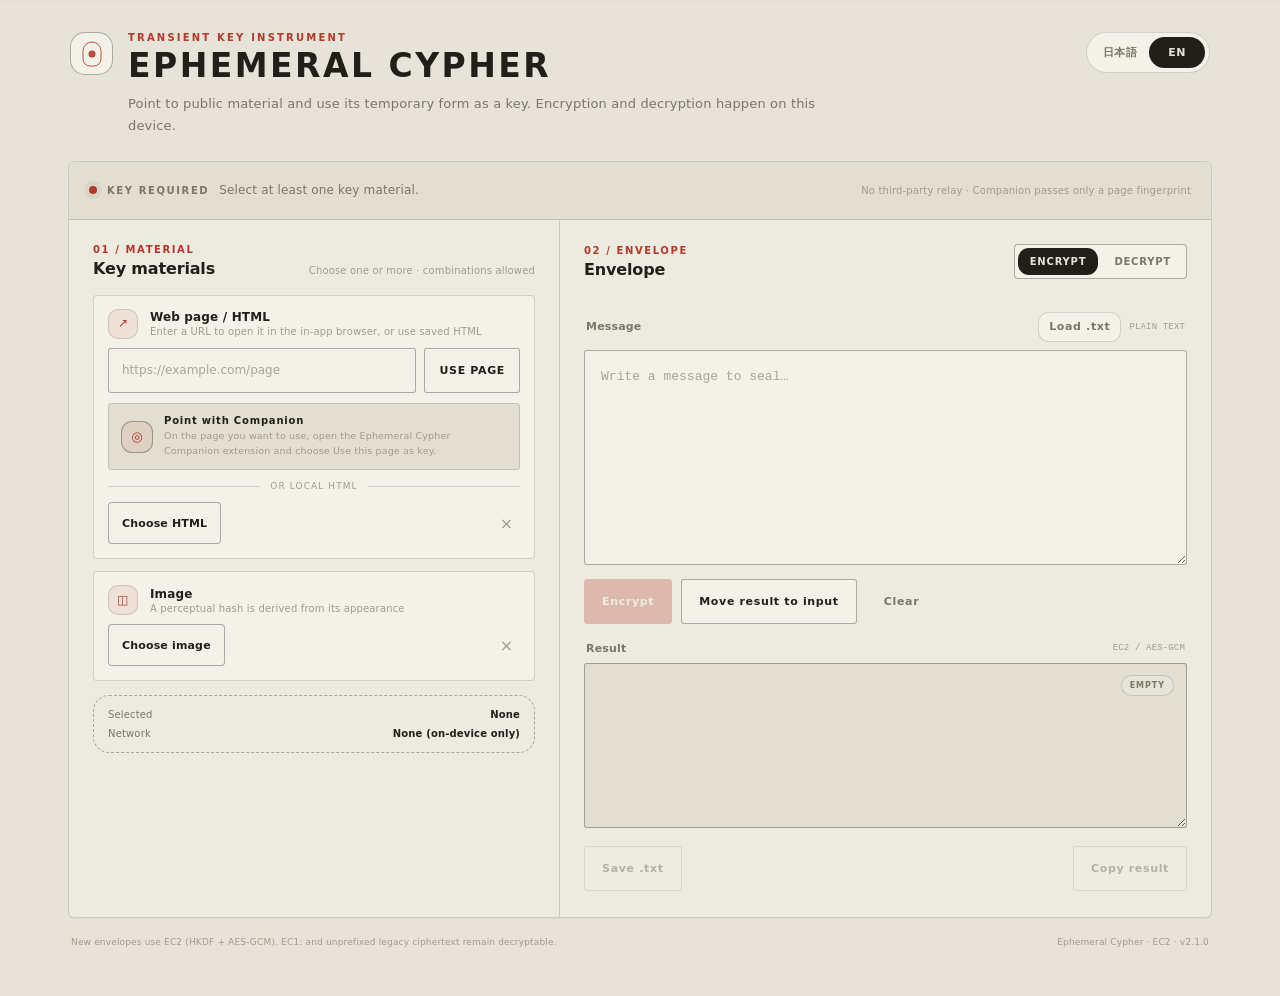
<file: app/src/main/assets/index.html>
<!doctype html>
<html lang="ja">
<head>
  <meta charset="utf-8" />
  <meta name="viewport" content="width=device-width,initial-scale=1,viewport-fit=cover" />
  <meta name="theme-color" content="#E7E3D8" />
  <meta name="color-scheme" content="light" />
  <meta name="description" content="Web pages captured by a privacy-preserving Companion, saved HTML, and images become ephemeral key materials for client-side encryption." />
  <link rel="manifest" href="./manifest.json?v=210" />
  <link rel="icon" href="./icon-192.png" />
  <link rel="apple-touch-icon" href="./icon-192.png" />
  <title>Ephemeral Cypher</title>
  <style>
    :root{
      --bg:#E7E3D8;
      --bg-soft:#EDEAE0;
      --panel:#EDEAE0;
      --panel-solid:#EDEAE0;
      --panel-2:#E2DED1;
      --field:#F3F1E8;
      --text:#211F1A;
      --muted:#7B7666;
      --muted-2:#A19B8A;
      --line:rgba(33,31,26,.16);
      --line-strong:rgba(33,31,26,.34);
      --accent:#B5372A;
      --accent-2:#93291F;
      --accent-soft:rgba(181,55,42,.08);
      --good:#37714A;
      --good-soft:rgba(55,113,74,.10);
      --bad:#B5372A;
      --bad-soft:rgba(181,55,42,.10);
      --warn:#96690F;
      --warn-soft:rgba(150,105,15,.10);
      --radius-xl:6px;
      --radius-lg:4px;
      --radius-md:3px;
      --shadow:0 1px 0 rgba(33,31,26,.05);
    }
    *{box-sizing:border-box}
    html{min-height:100%;background:var(--bg)}
    body{
      min-height:100%;
      margin:0;
      color:var(--text);
      font-family:Inter,ui-sans-serif,system-ui,-apple-system,"Segoe UI","Noto Sans JP","Hiragino Sans","Yu Gothic UI",sans-serif;
      background:var(--bg);
      letter-spacing:.01em;
    }
    body::before{
      content:"";
      position:fixed;
      inset:0;
      pointer-events:none;
      opacity:.45;
      background-image:
        linear-gradient(rgba(33,31,26,.035) 1px,transparent 1px);
      background-size:100% 34px;
      mask-image:linear-gradient(to bottom,black,transparent 85%);
    }
    button,input,textarea{font:inherit}
    button{color:inherit}
    .app{
      width:min(1180px,100%);
      margin:0 auto;
      padding:32px 18px 46px;
      position:relative;
    }
    .topbar{
      display:flex;
      align-items:flex-start;
      justify-content:space-between;
      gap:24px;
      margin:0 2px 24px;
    }
    .brand{display:flex;gap:15px;align-items:flex-start;min-width:0}
    .sigil{
      width:43px;height:43px;flex:0 0 auto;
      border:1px solid var(--line-strong);
      border-radius:15px;
      background:var(--field);
      box-shadow:none;
      position:relative;
      overflow:hidden;
    }
    .sigil::before,.sigil::after{
      content:"";position:absolute;left:50%;top:50%;transform:translate(-50%,-50%);
      border:1.5px solid rgba(181,55,42,.85);
    }
    .sigil::before{width:17px;height:23px;border-radius:10px 10px 8px 8px}
    .sigil::after{width:5px;height:5px;border-radius:50%;background:rgba(181,55,42,.88)}
    .eyebrow{
      margin:0 0 5px;
      color:var(--accent);
      font-size:10px;
      font-weight:700;
      letter-spacing:.22em;
      text-transform:uppercase;
    }
    h1{
      margin:0;
      font-family:"Avenir Next","Helvetica Neue",Inter,ui-sans-serif,system-ui,-apple-system,"Segoe UI","Noto Sans JP",sans-serif;
      font-size:clamp(23px,2.8vw,33px);
      font-weight:650;
      letter-spacing:.075em;
      line-height:1.08;
      text-transform:uppercase;
    }
    .subtitle{
      max-width:720px;
      margin:9px 0 0;
      color:var(--muted);
      font-size:13px;
      line-height:1.7;
    }
    .language{
      display:flex;
      padding:4px;
      border:1px solid var(--line);
      border-radius:999px;
      background:var(--field);
    }
    .language button{
      appearance:none;border:0;background:transparent;
      color:var(--muted);border-radius:999px;
      min-width:56px;padding:8px 12px;
      cursor:pointer;font-size:11px;font-weight:700;
      letter-spacing:.04em;
    }
    .language button.active{background:var(--text);color:var(--bg)}
    .shell{
      border:1px solid var(--line);
      border-radius:var(--radius-xl);
      background:var(--panel);
      box-shadow:var(--shadow);
      overflow:hidden;
    }
    .intro-strip{
      min-height:58px;
      display:flex;align-items:center;justify-content:space-between;gap:18px;
      padding:14px 20px;
      border-bottom:1px solid var(--line);
      background:var(--panel-2);
    }
    .state-wrap{display:flex;align-items:center;gap:10px;min-width:0}
    .state-dot{width:8px;height:8px;border-radius:50%;background:var(--muted-2);box-shadow:0 0 0 5px rgba(33,31,26,.05)}
    .state-dot.working{background:var(--accent);animation:pulse 1.2s infinite}
    .state-dot.good{background:var(--good)}
    .state-dot.bad{background:var(--bad)}
    .state-dot.warn{background:var(--warn)}
    @keyframes pulse{50%{opacity:.35;transform:scale(.8)}}
    .state-label{font-size:10px;font-weight:800;letter-spacing:.16em;text-transform:uppercase;color:var(--muted)}
    .state-message{font-size:12px;color:var(--muted);white-space:nowrap;overflow:hidden;text-overflow:ellipsis}
    .privacy-note{font-size:10px;color:var(--muted-2);text-align:right;line-height:1.5}
    .workspace{
      display:grid;
      grid-template-columns:minmax(0,.86fr) minmax(0,1.14fr);
      min-height:650px;
    }
    .keys-panel,.message-panel{padding:24px}
    .keys-panel{border-right:1px solid var(--line);background:var(--panel)}
    .panel-head{display:flex;justify-content:space-between;align-items:flex-end;gap:16px;margin-bottom:17px}
    .panel-index{font-size:10px;color:var(--accent);letter-spacing:.16em;font-weight:800}
    .panel-title{margin:4px 0 0;font-size:16px;font-weight:650;letter-spacing:-.01em}
    .panel-note{font-size:10px;color:var(--muted-2);text-align:right;line-height:1.5}
    .material-list{display:grid;gap:12px}
    .material{
      border:1px solid var(--line);
      border-radius:var(--radius-lg);
      background:var(--field);
      overflow:hidden;
      transition:border-color .18s ease,background .18s ease,transform .18s ease;
    }
    .material:focus-within{border-color:rgba(181,55,42,.45)}
    .material.active{border-color:rgba(181,55,42,.55)}
    .material-head{display:flex;align-items:center;gap:12px;padding:13px 14px 9px}
    .material-icon{
      width:30px;height:30px;border:1px solid var(--line);border-radius:10px;
      display:grid;place-items:center;color:var(--accent);font-family:ui-monospace,SFMono-Regular,Consolas,monospace;font-size:12px;
      background:var(--accent-soft);
    }
    .material-title{font-size:12px;font-weight:700}
    .material-sub{font-size:10px;color:var(--muted-2);margin-top:2px}
    .material-body{padding:0 14px 14px}
    .url-row{display:grid;grid-template-columns:minmax(0,1fr) auto;gap:8px}
    .companion-box{
      display:flex;align-items:center;gap:11px;min-height:58px;padding:11px 12px;
      border:1px solid var(--line);border-radius:var(--radius-lg);background:var(--panel-2);
    }
    .companion-mark{
      width:32px;height:32px;flex:0 0 auto;border:1px solid var(--line-strong);border-radius:11px;
      display:grid;place-items:center;color:var(--accent);background:var(--accent-soft);font-size:13px;
    }
    .companion-copy{min-width:0;flex:1}
    .companion-state{font-size:10px;font-weight:800;letter-spacing:.08em;color:var(--text)}
    .companion-detail{margin-top:3px;font-size:9.5px;line-height:1.55;color:var(--muted-2);word-break:break-word}
    .companion-box.connected{border-color:rgba(181,55,42,.55);background:var(--accent-soft)}
    .companion-box.connected .companion-mark{background:rgba(181,55,42,.14)}
    input[type="url"],textarea{
      width:100%;border:1px solid var(--line-strong);border-radius:var(--radius-md);
      background:var(--field);color:var(--text);outline:none;
      transition:border-color .16s ease,box-shadow .16s ease,background .16s ease;
    }
    input[type="url"]{height:45px;padding:0 13px;font-size:12px}
    input::placeholder,textarea::placeholder{color:#ABA492}
    input:focus,textarea:focus{border-color:rgba(181,55,42,.60);box-shadow:0 0 0 3px rgba(181,55,42,.10);background:#F8F6EE}
    input:disabled{opacity:.42;cursor:not-allowed}
    .icon-button{
      appearance:none;width:45px;height:45px;border:1px solid var(--line);border-radius:14px;
      background:var(--field);cursor:pointer;color:var(--muted);font-size:16px;
    }
    .icon-button:hover{background:var(--panel-2);color:var(--text)}
    .or-line{display:flex;align-items:center;gap:10px;margin:11px 0;color:var(--muted-2);font-size:9px;letter-spacing:.12em;text-transform:uppercase}
    .or-line::before,.or-line::after{content:"";height:1px;flex:1;background:var(--line)}
    .file-row{display:flex;gap:9px;align-items:center;min-width:0}
    .file-picker{
      position:relative;display:inline-flex;align-items:center;justify-content:center;gap:7px;
      height:42px;padding:0 13px;border:1px solid var(--line-strong);border-radius:var(--radius-lg);
      background:var(--field);cursor:pointer;font-size:11px;font-weight:700;white-space:nowrap;
    }
    .file-picker:hover{background:var(--panel-2)}
    .file-picker input{position:absolute;inset:0;width:100%;height:100%;opacity:0;cursor:pointer}
    .file-name{min-width:0;flex:1;color:var(--muted);font-size:10px;white-space:nowrap;overflow:hidden;text-overflow:ellipsis}
    .tiny-clear{appearance:none;border:0;background:transparent;color:var(--muted-2);font-size:16px;cursor:pointer;padding:7px}
    .tiny-clear:hover{color:var(--text)}
    .key-summary{
      margin-top:14px;padding:13px 14px;border-radius:16px;
      border:1px dashed var(--line-strong);background:transparent;
    }
    .summary-line{display:flex;justify-content:space-between;gap:14px;font-size:10px;color:var(--muted)}
    .summary-line strong{color:var(--text);font-weight:650;text-align:right}
    .summary-line+.summary-line{margin-top:8px}
    .message-panel{display:flex;flex-direction:column;min-width:0}
    .mode-tabs{
      display:flex;gap:4px;padding:3px;border:1px solid var(--line-strong);border-radius:var(--radius-lg);background:var(--field)
    }
    .mode-tabs button{
      appearance:none;border:0;background:transparent;border-radius:11px;padding:8px 12px;
      color:var(--muted);font-size:10px;font-weight:800;letter-spacing:.08em;cursor:pointer;
    }
    .mode-tabs button.active{color:var(--bg);background:var(--text)}
    .editor-label{display:flex;justify-content:space-between;gap:14px;align-items:center;margin:16px 2px 8px}
    .editor-label span:first-child{font-size:11px;color:var(--muted);font-weight:700}
    .editor-tools{display:flex;align-items:center;gap:8px;min-width:0}
    .text-file-picker{
      appearance:none;font:inherit;position:relative;display:inline-flex;align-items:center;justify-content:center;
      min-height:30px;padding:0 10px;border:1px solid var(--line);border-radius:10px;
      background:var(--field);color:var(--muted);cursor:pointer;
      font-size:9px;font-weight:800;letter-spacing:.07em;white-space:nowrap;
    }
    .text-file-picker:hover{background:var(--panel-2);color:var(--text)}
    .format-hint{font-size:9px;color:var(--muted-2);font-family:ui-monospace,SFMono-Regular,Consolas,monospace}
    .message-input,.result-output{
      resize:vertical;padding:15px 16px;line-height:1.7;font-size:13px;
      font-family:ui-monospace,SFMono-Regular,Consolas,"Noto Sans Mono CJK JP",monospace;
    }
    .message-input{min-height:215px;flex:1 1 auto}
    .result-output{min-height:165px;background:var(--panel-2)}
    .action-row{display:flex;gap:9px;flex-wrap:wrap;margin:14px 0 2px}
    .button{
      appearance:none;border:1px solid var(--line-strong);border-radius:var(--radius-md);
      min-height:45px;padding:0 17px;background:var(--field);
      font-size:11px;font-weight:800;letter-spacing:.06em;cursor:pointer;
      transition:transform .15s ease,background .15s ease,border-color .15s ease,opacity .15s ease;
    }
    .button:hover:not(:disabled){transform:translateY(-1px);background:var(--panel-2)}
    .button.primary{background:var(--accent);border-color:var(--accent);color:#F3F1E8}
    .button.primary:hover:not(:disabled){background:var(--accent-2);border-color:var(--accent-2)}
    .button.ghost{border-color:transparent;background:transparent;color:var(--muted)}
    .button:disabled{opacity:.28;cursor:not-allowed}
    .copy-inline{margin-left:auto}
    .result-wrap{position:relative}
    .result-stamp{
      position:absolute;right:13px;top:12px;z-index:1;
      padding:5px 8px;border:1px solid var(--line);border-radius:999px;
      font-size:8px;font-weight:800;letter-spacing:.12em;color:var(--muted);background:rgba(231,227,216,.92);
      pointer-events:none;
    }
    .footer{
      display:flex;justify-content:space-between;gap:20px;align-items:flex-start;
      margin-top:17px;padding:0 3px;color:var(--muted-2);font-size:9px;line-height:1.65;
    }
    .footer a{color:inherit;text-underline-offset:3px}
    .legacy-note{max-width:630px}
    .noscript{padding:18px;background:var(--bad-soft);color:var(--accent-2);text-align:center}
    @media(max-width:860px){
      .workspace{grid-template-columns:1fr}.keys-panel{border-right:0;border-bottom:1px solid var(--line)}
      .message-input{min-height:190px}.privacy-note{display:none}
    }
    @media(max-width:600px){
      .app{padding:20px 10px 30px}.topbar{align-items:center;margin-bottom:17px}.sigil{width:39px;height:39px}
      .subtitle{font-size:11px}.language button{min-width:48px;padding:7px 9px}.intro-strip{padding:12px 15px}
      .keys-panel,.message-panel{padding:17px}.panel-note{display:none}.copy-inline{margin-left:0}.button{flex:1 1 auto}
      .footer{display:block}.footer>*+*{margin-top:8px}.state-message{font-size:10px}
    }
  </style>
</head>
<body>
  <noscript><div class="noscript">JavaScript is required / JavaScriptを有効にしてください。</div></noscript>
  <main class="app">
    <header class="topbar">
      <div class="brand">
        <div class="sigil" aria-hidden="true"></div>
        <div>
          <p class="eyebrow">Transient key instrument</p>
          <h1 id="title">Ephemeral Cypher</h1>
          <p class="subtitle" id="subtitle"></p>
        </div>
      </div>
      <div class="language" aria-label="Language">
        <button id="btnJa" type="button">日本語</button>
        <button id="btnEn" type="button">EN</button>
      </div>
    </header>

    <section class="shell" aria-label="Ephemeral Cypher workspace">
      <div class="intro-strip" aria-live="polite">
        <div class="state-wrap">
          <span class="state-dot" id="stateDot"></span>
          <span class="state-label" id="stateLabel">READY</span>
          <span class="state-message" id="stateMessage"></span>
        </div>
        <div class="privacy-note" id="privacyNote"></div>
      </div>

      <div class="workspace">
        <section class="keys-panel">
          <div class="panel-head">
            <div>
              <div class="panel-index">01 / MATERIAL</div>
              <h2 class="panel-title" id="keysTitle">鍵素材</h2>
            </div>
            <div class="panel-note" id="keysNote"></div>
          </div>

          <div class="material-list">
            <article class="material" id="pageMaterial">
              <div class="material-head">
                <div class="material-icon">↗</div>
                <div>
                  <div class="material-title" id="pageTitle">Webページ / HTML</div>
                  <div class="material-sub" id="pageSub"></div>
                </div>
              </div>
              <div class="material-body">
                <div class="url-row" id="androidUrlRow" style="margin-bottom:10px">
                  <input id="urlInput" type="url" inputmode="url" autocomplete="off" spellcheck="false" placeholder="https://example.com/page" />
                  <button class="button" id="captureUrlButton" type="button" style="padding:0 14px;min-width:92px">ページを鍵にする</button>
                </div>
                <div class="companion-box" id="companionBox">
                  <div class="companion-mark">◎</div>
                  <div class="companion-copy">
                    <div class="companion-state" id="companionState">Companionでページを指す</div>
                    <div class="companion-detail" id="companionDetail"></div>
                  </div>
                  <button class="tiny-clear" id="clearCompanion" type="button" aria-label="Clear captured page">×</button>
                </div>
                <div class="or-line" id="orLabel">or local HTML</div>
                <div class="file-row">
                  <label class="file-picker"><span id="pickHtml">HTMLを選択</span><input id="htmlFile" type="file" accept=".html,.htm,text/html" /></label>
                  <span class="file-name" id="htmlName"></span>
                  <button class="tiny-clear" id="clearHtml" type="button" aria-label="Clear HTML">×</button>
                </div>
              </div>
            </article>

            <article class="material" id="imageMaterial">
              <div class="material-head">
                <div class="material-icon">◫</div>
                <div>
                  <div class="material-title" id="imageTitle">画像</div>
                  <div class="material-sub" id="imageSub"></div>
                </div>
              </div>
              <div class="material-body">
                <div class="file-row">
                  <label class="file-picker"><span id="pickImage">画像を選択</span><input id="imgFile" type="file" accept="image/*" /></label>
                  <span class="file-name" id="imgName"></span>
                  <button class="tiny-clear" id="clearImage" type="button" aria-label="Clear image">×</button>
                </div>
              </div>
            </article>
          </div>

          <div class="key-summary">
            <div class="summary-line"><span id="selectedLabel">選択中</span><strong id="selectedSummary">なし</strong></div>
            <div class="summary-line"><span id="networkLabel">通信</span><strong id="networkSummary">なし</strong></div>
          </div>
        </section>

        <section class="message-panel">
          <div class="panel-head">
            <div>
              <div class="panel-index">02 / ENVELOPE</div>
              <h2 class="panel-title" id="messageTitle">封書</h2>
            </div>
            <div class="mode-tabs" role="tablist" aria-label="Mode">
              <button id="modeEncrypt" class="active" type="button" role="tab" aria-selected="true">ENCRYPT</button>
              <button id="modeDecrypt" type="button" role="tab" aria-selected="false">DECRYPT</button>
            </div>
          </div>

          <div class="editor-label">
            <span id="inputLabel">メッセージ</span>
            <div class="editor-tools">
              <button class="text-file-picker" id="loadTextButton" type="button"><span id="loadTextLabel">TXTを読み込む</span></button>
              <input id="cipherFile" type="file" accept=".txt,text/plain" hidden />
              <span class="format-hint" id="inputHint">PLAIN TEXT</span>
            </div>
          </div>
          <textarea class="message-input" id="messageInput" spellcheck="false"></textarea>

          <div class="action-row">
            <button class="button primary" id="runButton" type="button" disabled>暗号化する</button>
            <button class="button" id="swapButton" type="button">結果を入力へ</button>
            <button class="button ghost" id="clearAll" type="button">クリア</button>
          </div>

          <div class="editor-label">
            <span id="resultLabel">結果</span>
            <span class="format-hint" id="resultHint">EC2 / AES-GCM</span>
          </div>
          <div class="result-wrap">
            <span class="result-stamp" id="resultStamp">EMPTY</span>
            <textarea class="result-output" id="resultOutput" readonly spellcheck="false"></textarea>
          </div>
          <div class="action-row">
            <button class="button" id="saveButton" type="button" disabled>TXTで保存</button>
            <button class="button copy-inline" id="copyButton" type="button" disabled>結果をコピー</button>
          </div>
        </section>
      </div>
    </section>

    <footer class="footer">
      <div class="legacy-note" id="legacyNote"></div>
      <div>Ephemeral Cypher · EC2 · <span id="versionLabel">v2.1.0</span></div>
    </footer>
  </main>

<script>
(() => {
  "use strict";

  const VERSION = "2.1.0";
  const te = new TextEncoder();
  const td = new TextDecoder();

  const STR = {
    ja: {
      title:"Ephemeral Cypher",
      subtitle:"公開されている素材を指し示し、その一時的な姿を鍵にする。暗号化と復号は端末内で行われます。",
      privacy:"第三者中継なし · Companionはページ指紋だけを渡します",
      keysTitle:"鍵素材", keysNote:"1つ以上を選択 · 組み合わせ可能",
      pageTitle:"Webページ / HTML", pageSub:"URLを入力してアプリ内ブラウザでページを開くか、保存HTMLを使います", urlAction:"ページを鍵にする",
      or:"or local HTML", pickHtml:"HTMLを選択", companionWaiting:"Companionでページを指す", companionWaitingDetail:"鍵にしたいページでChrome拡張『Ephemeral Cypher Companion』を開き、このページを鍵にするを押します。", companionReady:"WEB PAGE CAPTURED", companionReadyDetail:"ページ指紋 {fp} を端末内で受け取りました。URLと本文は送信されません。",
      imageTitle:"画像", imageSub:"見た目から知覚ハッシュを生成します", pickImage:"画像を選択",
      selected:"選択中", none:"なし", page:"ページ", image:"画像",
      network:"通信", networkNone:"なし（端末内のみ）",
      messageTitle:"封書", inputMessage:"メッセージ", inputCipher:"暗号文",
      plainHint:"PLAIN TEXT", cipherHint:"EC2 / EC1 / LEGACY",
      messagePlaceholder:"暗号化する文章を入力…", cipherPlaceholder:"EC2: から始まる暗号文、または旧形式を貼り付け…",
      encrypt:"暗号化する", decrypt:"復号する", swap:"結果を入力へ", clear:"クリア",
      result:"結果", copy:"結果をコピー", save:"TXTで保存", loadText:"TXTを読み込む", empty:"EMPTY", sealed:"SEALED", opened:"OPENED",
      ready:"READY", readyMsg:"鍵素材とメッセージを用意してください。",
      needKey:"KEY REQUIRED", needKeyMsg:"鍵素材を1つ以上選択してください。",
      needMessage:"MESSAGE REQUIRED", needMessageMsg:"メッセージまたは暗号文を入力してください。",
      working:"WORKING", workingEncrypt:"鍵を導出し、封書を閉じています…", workingDecrypt:"素材に問い、封書を開いています…",
      encrypted:"SEALED", encryptedMsg:"EC2形式で暗号化しました。",
      decrypted:"GOOD", decryptedMsg:"鍵素材が一致しました。封書を開きました。",
      dead:"OOPS", deadMsg:"素材には到達しましたが、鍵が一致しません。内容が変化した可能性があります。",
      invalid:"INVALID", invalidMsg:"暗号文の形式を読み取れません。",
      error:"ERROR", errorMsg:"処理に失敗しました。ブラウザの対応状況と素材を確認してください。",
      copied:"COPIED", copiedMsg:"結果をコピーしました。", saved:"SAVED", savedMsg:"結果をTXTで保存しました。", loaded:"LOADED", loadedMsg:"暗号文をTXTから読み込みました。",
      legacy:"新しい封書は EC2（HKDF + AES-GCM）です。EC1: および無印の旧暗号文も復号できます。",
      legacyKeyRequired:"旧暗号文には、Webページ / HTML または画像の鍵素材が必要です。"
    },
    en: {
      title:"Ephemeral Cypher",
      subtitle:"Point to public material and use its temporary form as a key. Encryption and decryption happen on this device.",
      privacy:"No third-party relay · Companion passes only a page fingerprint",
      keysTitle:"Key materials", keysNote:"Choose one or more · combinations allowed",
      pageTitle:"Web page / HTML", pageSub:"Enter a URL to open it in the in-app browser, or use saved HTML", urlAction:"USE PAGE",
      or:"or local HTML", pickHtml:"Choose HTML", companionWaiting:"Point with Companion", companionWaitingDetail:"On the page you want to use, open the Ephemeral Cypher Companion extension and choose Use this page as key.", companionReady:"WEB PAGE CAPTURED", companionReadyDetail:"Page fingerprint {fp} was received on-device. The URL and page text are not sent.",
      imageTitle:"Image", imageSub:"A perceptual hash is derived from its appearance", pickImage:"Choose image",
      selected:"Selected", none:"None", page:"Page", image:"Image",
      network:"Network", networkNone:"None (on-device only)",
      messageTitle:"Envelope", inputMessage:"Message", inputCipher:"Ciphertext",
      plainHint:"PLAIN TEXT", cipherHint:"EC2 / EC1 / LEGACY",
      messagePlaceholder:"Write a message to seal…", cipherPlaceholder:"Paste EC2:, EC1:, or legacy ciphertext…",
      encrypt:"Encrypt", decrypt:"Decrypt", swap:"Move result to input", clear:"Clear",
      result:"Result", copy:"Copy result", save:"Save .txt", loadText:"Load .txt", empty:"EMPTY", sealed:"SEALED", opened:"OPENED",
      ready:"READY", readyMsg:"Prepare key material and a message.",
      needKey:"KEY REQUIRED", needKeyMsg:"Select at least one key material.",
      needMessage:"MESSAGE REQUIRED", needMessageMsg:"Enter a message or ciphertext.",
      working:"WORKING", workingEncrypt:"Deriving the key and sealing the envelope…", workingDecrypt:"Asking the material and opening the envelope…",
      encrypted:"SEALED", encryptedMsg:"Encrypted in EC2 format.",
      decrypted:"GOOD", decryptedMsg:"The key material matched. The envelope is open.",
      dead:"OOPS", deadMsg:"The material answered, but the key did not match. Its content may have changed.",
      invalid:"INVALID", invalidMsg:"The ciphertext format could not be read.",
      error:"ERROR", errorMsg:"Processing failed. Check browser support and the selected material.",
      copied:"COPIED", copiedMsg:"Result copied.", saved:"SAVED", savedMsg:"Result saved as a text file.", loaded:"LOADED", loadedMsg:"Ciphertext loaded from the text file.",
      legacy:"New envelopes use EC2 (HKDF + AES-GCM). EC1: and unprefixed legacy ciphertext remain decryptable.",
      legacyKeyRequired:"Legacy ciphertext requires a web page / HTML or image key material."
    }
  };

  const $ = id => document.getElementById(id);
  const els = {
    title:$("title"),subtitle:$("subtitle"),btnJa:$("btnJa"),btnEn:$("btnEn"),privacyNote:$("privacyNote"),
    keysTitle:$("keysTitle"),keysNote:$("keysNote"),pageTitle:$("pageTitle"),pageSub:$("pageSub"),urlInput:$("urlInput"),captureUrlButton:$("captureUrlButton"),orLabel:$("orLabel"),pickHtml:$("pickHtml"),
    imageTitle:$("imageTitle"),imageSub:$("imageSub"),pickImage:$("pickImage"),
    selectedLabel:$("selectedLabel"),selectedSummary:$("selectedSummary"),networkLabel:$("networkLabel"),networkSummary:$("networkSummary"),
    messageTitle:$("messageTitle"),modeEncrypt:$("modeEncrypt"),modeDecrypt:$("modeDecrypt"),inputLabel:$("inputLabel"),inputHint:$("inputHint"),
    messageInput:$("messageInput"),cipherFile:$("cipherFile"),loadTextButton:$("loadTextButton"),loadTextLabel:$("loadTextLabel"),runButton:$("runButton"),swapButton:$("swapButton"),clearAll:$("clearAll"),resultLabel:$("resultLabel"),resultHint:$("resultHint"),
    resultOutput:$("resultOutput"),resultStamp:$("resultStamp"),copyButton:$("copyButton"),saveButton:$("saveButton"),legacyNote:$("legacyNote"),versionLabel:$("versionLabel"),
    stateDot:$("stateDot"),stateLabel:$("stateLabel"),stateMessage:$("stateMessage"),
    companionBox:$("companionBox"),companionState:$("companionState"),companionDetail:$("companionDetail"),clearCompanion:$("clearCompanion"),
    htmlFile:$("htmlFile"),htmlName:$("htmlName"),clearHtml:$("clearHtml"),
    imgFile:$("imgFile"),imgName:$("imgName"),clearImage:$("clearImage"),
    pageMaterial:$("pageMaterial"),imageMaterial:$("imageMaterial")
  };

  let lang = (new URLSearchParams(location.search).get("lang") || "").toLowerCase();
  if (!/^(ja|en)$/.test(lang)) lang = navigator.language?.toLowerCase().startsWith("ja") ? "ja" : "en";
  let mode = "encrypt";
  let stateTimer = null;
  let companionPageHash = null;
  const COMPANION_SESSION_KEY = "ephemeral-cypher-companion-page-hash";

  function setState(label, message, kind="") {
    clearTimeout(stateTimer);
    els.stateLabel.textContent = label;
    els.stateMessage.textContent = message;
    els.stateDot.className = "state-dot" + (kind ? " " + kind : "");
  }

  function setTemporaryState(label, message, kind, ms=1500) {
    setState(label,message,kind);
    stateTimer = setTimeout(updateReadiness,ms);
  }

  function setLang(next) {
    lang = next;
    document.documentElement.lang = lang;
    const t = STR[lang];
    els.title.textContent=t.title; els.subtitle.textContent=t.subtitle; els.privacyNote.textContent=t.privacy;
    els.keysTitle.textContent=t.keysTitle; els.keysNote.textContent=t.keysNote;
    els.pageTitle.textContent=t.pageTitle; els.pageSub.textContent=t.pageSub; els.captureUrlButton.textContent=t.urlAction; els.orLabel.textContent=t.or; els.pickHtml.textContent=t.pickHtml;
    els.imageTitle.textContent=t.imageTitle; els.imageSub.textContent=t.imageSub; els.pickImage.textContent=t.pickImage;
    els.selectedLabel.textContent=t.selected; els.networkLabel.textContent=t.network;
    els.messageTitle.textContent=t.messageTitle; els.resultLabel.textContent=t.result; els.copyButton.textContent=t.copy; els.saveButton.textContent=t.save; els.loadTextLabel.textContent=t.loadText;
    els.swapButton.textContent=t.swap; els.clearAll.textContent=t.clear; els.legacyNote.textContent=t.legacy;
    els.btnJa.classList.toggle("active",lang==="ja"); els.btnEn.classList.toggle("active",lang==="en");
    updateModeUI(); updateSummary(); updateReadiness();
  }

  function setMode(next) {
    mode=next;
    updateModeUI();
    updateReadiness();
  }

  function updateModeUI() {
    const t=STR[lang];
    const enc=mode==="encrypt";
    els.modeEncrypt.classList.toggle("active",enc); els.modeDecrypt.classList.toggle("active",!enc);
    els.modeEncrypt.setAttribute("aria-selected",String(enc)); els.modeDecrypt.setAttribute("aria-selected",String(!enc));
    els.inputLabel.textContent=enc?t.inputMessage:t.inputCipher;
    els.inputHint.textContent=enc?t.plainHint:t.cipherHint;
    els.messageInput.placeholder=enc?t.messagePlaceholder:t.cipherPlaceholder;
    els.runButton.textContent=enc?t.encrypt:t.decrypt;
    els.resultHint.textContent=enc?"EC2 / AES-GCM":"PLAIN TEXT";
  }

  function selectedMaterials() {
    return {
      page:!!companionPageHash || !!els.htmlFile.files?.[0],
      image:!!els.imgFile.files?.[0]
    };
  }

  function fingerprintLabel(bytes) {
    if(!bytes) return "";
    return Array.from(bytes.slice(0,6),b=>b.toString(16).padStart(2,"0").toUpperCase()).join("") + "…";
  }

  function updateSummary() {
    const t=STR[lang], m=selectedMaterials(), names=[];
    if(m.page) names.push(t.page); if(m.image) names.push(t.image);
    els.selectedSummary.textContent=names.length?names.join(" + "):t.none;
    els.networkSummary.textContent=t.networkNone;
    els.pageMaterial.classList.toggle("active",m.page); els.imageMaterial.classList.toggle("active",m.image);
    const fp=fingerprintLabel(companionPageHash);
    els.companionBox.classList.toggle("connected",!!companionPageHash);
    els.companionState.textContent=companionPageHash?t.companionReady:t.companionWaiting;
    els.companionDetail.textContent=companionPageHash?t.companionReadyDetail.replace("{fp}",fp):t.companionWaitingDetail;
    els.clearCompanion.hidden=!companionPageHash;
  }

  function hasAnyKey() { const m=selectedMaterials(); return m.page||m.image; }

  function updateReadiness() {
    updateSummary();
    const t=STR[lang], hasKey=hasAnyKey(), hasMsg=!!els.messageInput.value.trim();
    els.runButton.disabled=!(hasKey&&hasMsg);
    els.copyButton.disabled=!els.resultOutput.value;
    els.saveButton.disabled=!els.resultOutput.value;
    els.resultStamp.textContent=els.resultOutput.value ? (mode==="encrypt"?t.sealed:t.opened) : t.empty;
    if(!hasKey) setState(t.needKey,t.needKeyMsg,"bad");
    else if(!hasMsg) setState(t.needMessage,t.needMessageMsg,"warn");
    else setState(t.ready,t.readyMsg,"");
  }

  function concatU8(...arrs) {
    const total=arrs.reduce((n,a)=>n+(a?.length||0),0), out=new Uint8Array(total); let p=0;
    for(const a of arrs){if(!a)continue;out.set(a,p);p+=a.length;} return out;
  }
  function u32be(n){const b=new Uint8Array(4);new DataView(b.buffer).setUint32(0,n,false);return b;}
  async function sha256(u8){return new Uint8Array(await crypto.subtle.digest("SHA-256",u8));}
  function randomBytes(n){const b=new Uint8Array(n);crypto.getRandomValues(b);return b;}
  function b64enc(u8){let s="";for(let i=0;i<u8.length;i+=0x8000)s+=String.fromCharCode(...u8.subarray(i,i+0x8000));return btoa(s);}
  function b64dec(s){const bin=atob(s),out=new Uint8Array(bin.length);for(let i=0;i<bin.length;i++)out[i]=bin.charCodeAt(i);return out;}
  function b64urlDec(s){const clean=(s||"").replace(/-/g,"+").replace(/_/g,"/");return b64dec(clean+"=".repeat((4-clean.length%4)%4));}


  function requestAndroidUrlCapture() {
    const raw=(els.urlInput?.value||"").trim();
    if(!raw) { els.urlInput?.focus(); return; }
    setState("OPENING",lang==="ja"?"アプリ内ブラウザでページを開きます…":"Opening the page in the in-app browser…","working");
    location.href="ephemeral://capture?url="+encodeURIComponent(raw);
  }
  els.captureUrlButton?.addEventListener("click",requestAndroidUrlCapture);
  els.urlInput?.addEventListener("keydown",e=>{if(e.key==="Enter"){e.preventDefault();requestAndroidUrlCapture();}});
  window.setAndroidPageFingerprint = function(encoded) {
    try {
      const decoded=b64urlDec(encoded||"");
      if(decoded.length!==32) throw new Error("invalid android page fingerprint");
      sessionStorage.setItem(COMPANION_SESSION_KEY,encoded);
      companionPageHash=decoded;
      updateReadiness();
      setTemporaryState(STR[lang].ready,lang==="ja"?"Webページを鍵素材として設定しました。":"The web page is now set as key material.","good");
      return true;
    } catch(error) {
      console.warn("Could not set Android page fingerprint",error);
      return false;
    }
  };

  function loadCompanionMaterial() {
    let encoded="";
    try {
      const params=new URLSearchParams(location.hash.startsWith("#")?location.hash.slice(1):location.hash);
      encoded=params.get("ecpage")||"";
      if(encoded) {
        const decoded=b64urlDec(encoded);
        if(decoded.length!==32) throw new Error("invalid companion fingerprint");
        sessionStorage.setItem(COMPANION_SESSION_KEY,encoded);
        companionPageHash=decoded;
        history.replaceState(null,"",location.pathname+location.search);
        return;
      }
    } catch(error) { console.warn("Invalid companion material",error); }
    try {
      encoded=sessionStorage.getItem(COMPANION_SESSION_KEY)||"";
      if(encoded) {
        const decoded=b64urlDec(encoded);
        if(decoded.length===32) companionPageHash=decoded;
      }
    } catch(error) { console.warn("Could not restore companion material",error); }
  }

  function normalizeHTML(html) {
    try {
      const doc=new DOMParser().parseFromString(html,"text/html");
      for(const sel of ["script","style","noscript"]) doc.querySelectorAll(sel).forEach(n=>n.remove());
      const title=(doc.querySelector("title")?.textContent||"").trim();
      const bodyText=doc.documentElement?.textContent||"";
      return (title+"\n"+bodyText).replace(/\s+/g," ").trim().slice(0,200000);
    } catch {
      return (html||"").replace(/\s+/g," ").trim().slice(0,200000);
    }
  }

  async function loadPageMaterial() {
    const file=els.htmlFile.files?.[0];
    if(file) return {pageBytes:te.encode(normalizeHTML(await file.text())),pageHash:null};
    if(companionPageHash) return {pageBytes:null,pageHash:companionPageHash};
    return {pageBytes:null,pageHash:null};
  }

  function buildCosTable(N){const table=Array.from({length:N},()=>new Float64Array(N));for(let u=0;u<N;u++)for(let x=0;x<N;x++)table[u][x]=Math.cos(((2*x+1)*u*Math.PI)/(2*N));return table;}
  const COS32=buildCosTable(32);
  function dct1d(vec,N){const out=new Float64Array(N);for(let u=0;u<N;u++){let sum=0;for(let x=0;x<N;x++)sum+=vec[x]*COS32[u][x];out[u]=(u===0?Math.sqrt(1/N):Math.sqrt(2/N))*sum;}return out;}
  function dct2d(mat,N){const tmp=Array.from({length:N},()=>new Float64Array(N));for(let y=0;y<N;y++)tmp[y].set(dct1d(mat[y],N));const out=Array.from({length:N},()=>new Float64Array(N));for(let x=0;x<N;x++){const col=new Float64Array(N);for(let y=0;y<N;y++)col[y]=tmp[y][x];const d=dct1d(col,N);for(let y=0;y<N;y++)out[y][x]=d[y];}return out;}

  async function imageToPHashBytes(file) {
    const blobUrl=URL.createObjectURL(file);
    try {
      let bmp;
      if("createImageBitmap" in window) bmp=await createImageBitmap(file);
      else {const img=new Image();img.decoding="async";img.src=blobUrl;await new Promise((r,j)=>{img.onload=r;img.onerror=j;});bmp=img;}
      const N=32,c=document.createElement("canvas");c.width=N;c.height=N;
      const ctx=c.getContext("2d",{willReadFrequently:true});ctx.imageSmoothingEnabled=true;ctx.imageSmoothingQuality="high";ctx.drawImage(bmp,0,0,N,N);
      const data=ctx.getImageData(0,0,N,N).data,mat=Array.from({length:N},()=>new Float64Array(N));
      for(let y=0;y<N;y++)for(let x=0;x<N;x++){const i=(y*N+x)*4;mat[y][x]=.299*data[i]+.587*data[i+1]+.114*data[i+2];}
      const dct=dct2d(mat,N),vals=[];
      for(let y=0;y<8;y++)for(let x=0;x<8;x++)if(x!==0||y!==0)vals.push(dct[y][x]);
      vals.sort((a,b)=>a-b);const med=vals[Math.floor(vals.length/2)]||0,bytes=new Uint8Array(8);let bit=0;
      for(let y=0;y<8;y++)for(let x=0;x<8;x++){const on=dct[y][x]>med?1:0;bytes[bit>>3]|=on<<(7-(bit&7));bit++;}
      return bytes;
    } finally { URL.revokeObjectURL(blobUrl); }
  }

  async function collectMaterials() {
    const {pageBytes,pageHash}=await loadPageMaterial();
    const imageFile=els.imgFile.files?.[0];
    const imageHash=imageFile?await imageToPHashBytes(imageFile):null;
    return {pageBytes,pageHash,imageHash};
  }

  async function resolvedPageHash(materials) {
    if(materials.pageHash) return materials.pageHash;
    if(materials.pageBytes) return await sha256(materials.pageBytes);
    return null;
  }

  async function buildLegacyKeyBytes(salt) {
    const materials=await collectMaterials();
    const pageHash=await resolvedPageHash(materials);
    if(!pageHash&&!materials.imageHash) return null;
    const domainSep=te.encode("EC|1.1.2|");
    return await sha256(concatU8(domainSep,pageHash||new Uint8Array(0),materials.imageHash||new Uint8Array(0),salt));
  }

  async function buildEC2Key(salt) {
    const materials=await collectMaterials();
    const pageHash=await resolvedPageHash(materials);
    if(!pageHash&&!materials.imageHash) return null;
    const parts=[te.encode("EphemeralCypher\0EC2\0")];
    const add=(tag,value)=>{
      if(!value)return;
      const tagBytes=te.encode(tag+"\0");
      parts.push(tagBytes,u32be(value.length),value);
    };
    add("page-visible-text-sha256",pageHash);
    add("image-phash-64",materials.imageHash);
    const ikmBytes=await sha256(concatU8(...parts));
    const ikm=await crypto.subtle.importKey("raw",ikmBytes,"HKDF",false,["deriveKey"]);
    return crypto.subtle.deriveKey(
      {name:"HKDF",hash:"SHA-256",salt,info:te.encode("EphemeralCypher|EC2|AES-256-GCM")},
      ikm,{name:"AES-GCM",length:256},false,["encrypt","decrypt"]
    );
  }

  async function importLegacyAes(keyBytes) {
    return crypto.subtle.importKey("raw",keyBytes,{name:"AES-GCM",length:256},false,["encrypt","decrypt"]);
  }

  function parseCiphertext(input) {
    // 他アプリ経由のTXTで混入しうる不可視文字(ゼロ幅・BOM)を除去してから解釈する。
    // base64本体の英数記号には影響せず、従来復号できた入力の互換は保たれる。
    const value=(input||"").replace(/[\u200B\u200C\u200D\uFEFF]/g,"").trim();
    let version="legacy",payload=value;
    if(value.startsWith("EC2:")){version="ec2";payload=value.slice(4);}
    else if(value.startsWith("EC1:")){version="legacy";payload=value.slice(4);}
    payload=payload.replace(/\s+/g,"");
    if(!payload) throw new Error("bad-format");
    let packed;try{packed=b64dec(payload);}catch{throw new Error("bad-format");}
    if(packed.length<44) throw new Error("bad-format");
    return {version,salt:packed.slice(0,16),iv:packed.slice(16,28),ct:packed.slice(28)};
  }

  async function encryptEC2(plain) {
    const salt=randomBytes(16),iv=randomBytes(12),key=await buildEC2Key(salt);
    if(!key)return null;
    const ct=new Uint8Array(await crypto.subtle.encrypt({name:"AES-GCM",iv,additionalData:te.encode("EphemeralCypher|EC2")},key,te.encode(plain)));
    return "EC2:"+b64enc(concatU8(salt,iv,ct));
  }

  async function decryptAny(input) {
    const parsed=parseCiphertext(input);
    let key,algorithm={name:"AES-GCM",iv:parsed.iv};
    if(parsed.version==="ec2") {
      key=await buildEC2Key(parsed.salt);algorithm.additionalData=te.encode("EphemeralCypher|EC2");
    } else {
      const keyBytes=await buildLegacyKeyBytes(parsed.salt);key=keyBytes?await importLegacyAes(keyBytes):null;
    }
    if(!key) throw new Error(parsed.version==="legacy" ? "legacy-key-required" : "no-key");
    try {
      const plain=await crypto.subtle.decrypt(algorithm,key,parsed.ct);
      return {ok:true,text:td.decode(new Uint8Array(plain)),version:parsed.version};
    } catch { return {ok:false,reason:"mismatch"}; }
  }

  async function run() {
    const t=STR[lang],input=els.messageInput.value.trim();
    if(!hasAnyKey()||!input){updateReadiness();return;}
    els.runButton.disabled=true;
    setState(t.working,mode==="encrypt"?t.workingEncrypt:t.workingDecrypt,"working");
    try {
      if(mode==="encrypt") {
        const out=await encryptEC2(input);els.resultOutput.value=out||"";
        setState(t.encrypted,t.encryptedMsg,"good");els.resultStamp.textContent=t.sealed;
      } else {
        const res=await decryptAny(input);
        if(!res.ok){els.resultOutput.value="";setState(t.dead,t.deadMsg,"bad");els.resultStamp.textContent=t.empty;}
        else {els.resultOutput.value=res.text;setState(t.decrypted,t.decryptedMsg,"good");els.resultStamp.textContent=t.opened;}
      }
    } catch(error) {
      console.error(error);
      els.resultOutput.value="";
      if(error.message==="bad-format") setState(t.invalid,t.invalidMsg,"bad");
      else if(error.message==="legacy-key-required") setState(t.needKey,t.legacyKeyRequired,"bad");
      else setState(t.error,t.errorMsg,"bad");
      els.resultStamp.textContent=t.empty;
    } finally {
      els.runButton.disabled=!(hasAnyKey()&&!!els.messageInput.value.trim());
      els.copyButton.disabled=!els.resultOutput.value;
      els.saveButton.disabled=!els.resultOutput.value;
    }
  }

  els.btnJa.addEventListener("click",()=>setLang("ja"));els.btnEn.addEventListener("click",()=>setLang("en"));
  els.modeEncrypt.addEventListener("click",()=>setMode("encrypt"));els.modeDecrypt.addEventListener("click",()=>setMode("decrypt"));
  els.clearCompanion.addEventListener("click",()=>{companionPageHash=null;sessionStorage.removeItem(COMPANION_SESSION_KEY);updateReadiness();});
  els.htmlFile.addEventListener("change",()=>{const f=els.htmlFile.files?.[0];els.htmlName.textContent=f?f.name:"";if(f){companionPageHash=null;sessionStorage.removeItem(COMPANION_SESSION_KEY);}updateReadiness();});
  els.clearHtml.addEventListener("click",()=>{els.htmlFile.value="";els.htmlName.textContent="";updateReadiness();});
  els.imgFile.addEventListener("change",()=>{const f=els.imgFile.files?.[0];els.imgName.textContent=f?f.name:"";updateReadiness();});
  els.clearImage.addEventListener("click",()=>{els.imgFile.value="";els.imgName.textContent="";updateReadiness();});
  els.messageInput.addEventListener("input",updateReadiness);
  els.runButton.addEventListener("click",run);

  els.loadTextButton?.addEventListener("click",()=>{
    const isAndroidApp = location.host === "app.local" && /Android/i.test(navigator.userAgent || "");
    if(isAndroidApp) {
      location.href="ephemeral://picktxt";
    } else {
      els.cipherFile.click();
    }
  });

  window.setAndroidTextContent = function(text) {
    try {
      els.messageInput.value=(text||"").trim();
      setMode("decrypt");
      updateReadiness();
      setTemporaryState(STR[lang].loaded,STR[lang].loadedMsg,"good");
      els.messageInput.focus();
      return true;
    } catch(error) {
      console.warn("Could not load Android TXT content",error);
      setTemporaryState(STR[lang].error,STR[lang].errorMsg,"bad");
      return false;
    }
  };

  els.cipherFile.addEventListener("change",async()=>{
    const file=els.cipherFile.files?.[0];
    if(!file)return;
    try {
      els.messageInput.value=(await file.text()).trim();
      setMode("decrypt");
      updateReadiness();
      setTemporaryState(STR[lang].loaded,STR[lang].loadedMsg,"good");
      els.messageInput.focus();
    } catch(error) {
      console.error(error);
      setTemporaryState(STR[lang].error,STR[lang].errorMsg,"bad");
    } finally {
      els.cipherFile.value="";
    }
  });

  function timestamp(){
    const d=new Date(),pad=n=>String(n).padStart(2,"0");
    return `${d.getFullYear()}${pad(d.getMonth()+1)}${pad(d.getDate())}-${pad(d.getHours())}${pad(d.getMinutes())}`;
  }

  window.androidTextSaved = function(){
    setTemporaryState(STR[lang].saved,STR[lang].savedMsg,"good");
  };

  els.saveButton.addEventListener("click",()=>{
    const value=els.resultOutput.value;
    if(!value)return;
    const prefix=mode==="encrypt"?"ephemeral-cypher":"ephemeral-cypher-opened";
    const filename=`${prefix}-${timestamp()}.txt`;
    const isAndroidApp = location.host === "app.local" && /Android/i.test(navigator.userAgent || "");
    if(isAndroidApp){
      location.href="ephemeral://savetxt?name="+encodeURIComponent(filename);
      return;
    }
    const blob=new Blob([value+"\n"],{type:"text/plain;charset=utf-8"});
    const href=URL.createObjectURL(blob);
    const a=document.createElement("a");
    a.href=href;a.download=filename;
    document.body.appendChild(a);a.click();a.remove();
    setTimeout(()=>URL.revokeObjectURL(href),3000);
    setTemporaryState(STR[lang].saved,STR[lang].savedMsg,"good");
  });
  els.clearAll.addEventListener("click",()=>{
    companionPageHash=null;sessionStorage.removeItem(COMPANION_SESSION_KEY);els.htmlFile.value="";els.htmlName.textContent="";
    els.imgFile.value="";els.imgName.textContent="";els.messageInput.value="";els.resultOutput.value="";updateReadiness();
  });
  els.swapButton.addEventListener("click",()=>{
    if(!els.resultOutput.value)return;els.messageInput.value=els.resultOutput.value;els.resultOutput.value="";
    if(mode==="encrypt")setMode("decrypt");updateReadiness();els.messageInput.focus();
  });
  els.copyButton.addEventListener("click",async()=>{
    if(!els.resultOutput.value)return;const t=STR[lang];
    try{await navigator.clipboard.writeText(els.resultOutput.value);}catch{els.resultOutput.focus();els.resultOutput.select();document.execCommand("copy");}
    setTemporaryState(t.copied,t.copiedMsg,"good");
  });

  els.versionLabel.textContent="v"+VERSION;
  loadCompanionMaterial();
  setLang(lang);

  if("serviceWorker" in navigator) {
    window.addEventListener("load",async()=>{
      try {
        const reg=await navigator.serviceWorker.register("./sw.js?v=210",{updateViaCache:"none"});
        reg.update?.();let reloaded=false;
        navigator.serviceWorker.addEventListener("controllerchange",()=>{if(reloaded)return;reloaded=true;location.reload();});
      } catch(error){console.warn("Service worker registration failed",error);}
    });
  }
})();
</script>
</body>
</html>
</file>
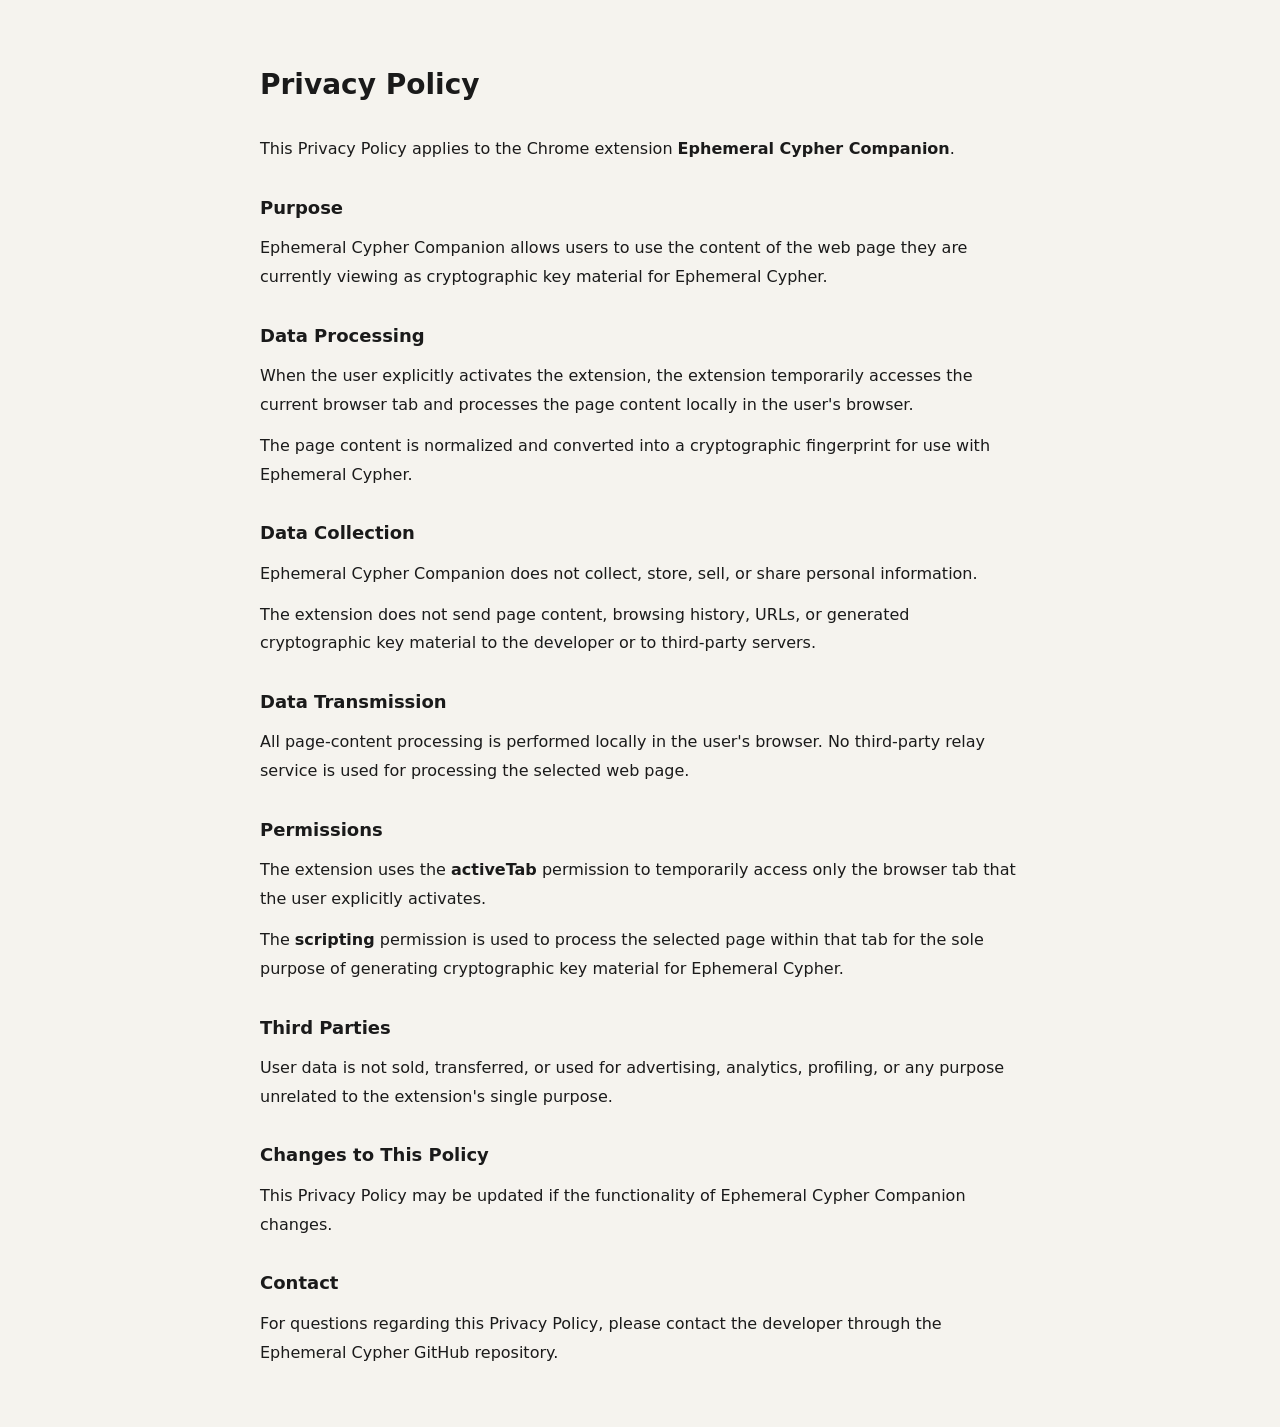
<file: privacy.html>
<!doctype html>
<html lang="en">
<head>
  <meta charset="utf-8">
  <meta name="viewport" content="width=device-width, initial-scale=1">
  <title>Privacy Policy - Ephemeral Cypher Companion</title>
  <style>
    body {
      max-width: 760px;
      margin: 0 auto;
      padding: 48px 20px;
      font-family: system-ui, -apple-system, BlinkMacSystemFont, "Segoe UI", sans-serif;
      line-height: 1.8;
      color: #1a1a1a;
      background: #f5f3ee;
    }
    h1, h2 {
      line-height: 1.3;
    }
    h1 {
      font-size: 28px;
      margin-bottom: 32px;
    }
    h2 {
      font-size: 18px;
      margin-top: 32px;
    }
    p {
      margin: 12px 0;
    }
  </style>
</head>
<body>

<h1>Privacy Policy</h1>

<p>
This Privacy Policy applies to the Chrome extension
<strong>Ephemeral Cypher Companion</strong>.
</p>

<h2>Purpose</h2>

<p>
Ephemeral Cypher Companion allows users to use the content of the web page
they are currently viewing as cryptographic key material for Ephemeral Cypher.
</p>

<h2>Data Processing</h2>

<p>
When the user explicitly activates the extension, the extension temporarily
accesses the current browser tab and processes the page content locally in the
user's browser.
</p>

<p>
The page content is normalized and converted into a cryptographic fingerprint
for use with Ephemeral Cypher.
</p>

<h2>Data Collection</h2>

<p>
Ephemeral Cypher Companion does not collect, store, sell, or share personal
information.
</p>

<p>
The extension does not send page content, browsing history, URLs, or generated
cryptographic key material to the developer or to third-party servers.
</p>

<h2>Data Transmission</h2>

<p>
All page-content processing is performed locally in the user's browser.
No third-party relay service is used for processing the selected web page.
</p>

<h2>Permissions</h2>

<p>
The extension uses the <strong>activeTab</strong> permission to temporarily
access only the browser tab that the user explicitly activates.
</p>

<p>
The <strong>scripting</strong> permission is used to process the selected
page within that tab for the sole purpose of generating cryptographic key
material for Ephemeral Cypher.
</p>

<h2>Third Parties</h2>

<p>
User data is not sold, transferred, or used for advertising, analytics,
profiling, or any purpose unrelated to the extension's single purpose.
</p>

<h2>Changes to This Policy</h2>

<p>
This Privacy Policy may be updated if the functionality of Ephemeral Cypher
Companion changes.
</p>

<h2>Contact</h2>

<p>
For questions regarding this Privacy Policy, please contact the developer
through the Ephemeral Cypher GitHub repository.
</p>

</body>
</html>
</file>
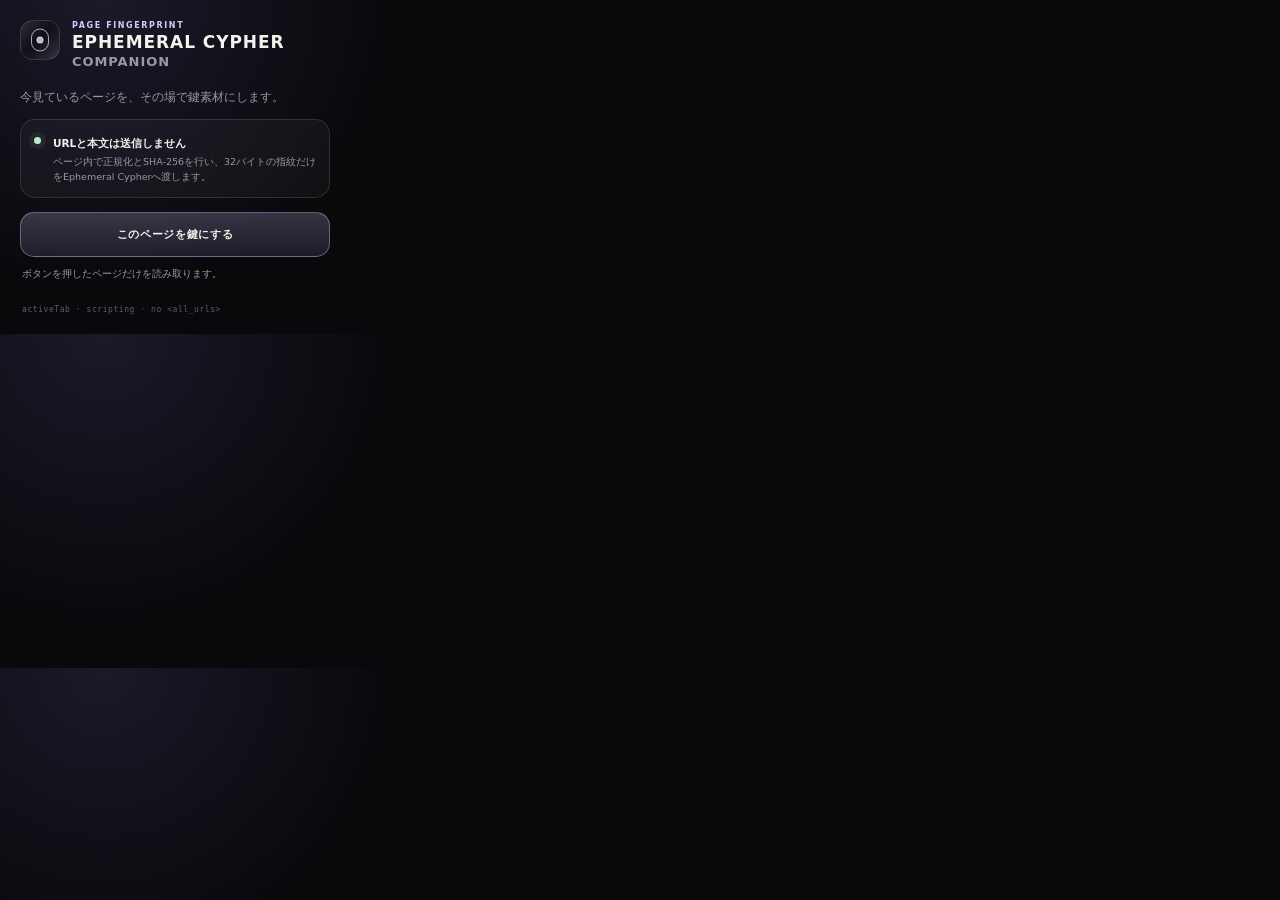
<file: companion-extension/popup.html>
<!doctype html>
<html lang="ja">
<head>
  <meta charset="utf-8" />
  <meta name="viewport" content="width=device-width,initial-scale=1" />
  <title>Ephemeral Cypher Companion</title>
  <link rel="stylesheet" href="popup.css" />
</head>
<body>
  <main class="card">
    <div class="brand">
      <div class="sigil" aria-hidden="true"></div>
      <div>
        <div class="eyebrow">PAGE FINGERPRINT</div>
        <h1>Ephemeral Cypher<br><span>Companion</span></h1>
      </div>
    </div>

    <p class="lead">今見ているページを、その場で鍵素材にします。</p>

    <div class="privacy">
      <span class="dot"></span>
      <div>
        <strong>URLと本文は送信しません</strong>
        <p>ページ内で正規化とSHA-256を行い、32バイトの指紋だけをEphemeral Cypherへ渡します。</p>
      </div>
    </div>

    <button id="usePage" type="button">このページを鍵にする</button>
    <p id="status" class="status" role="status">ボタンを押したページだけを読み取ります。</p>
    <p class="foot">activeTab · scripting · no &lt;all_urls&gt;</p>
  </main>
  <script src="popup.js"></script>
</body>
</html>
</file>
<file: companion-extension/popup.css>
:root{color-scheme:dark;--bg:#09090c;--panel:#14141b;--text:#f5f2eb;--muted:#9998a3;--line:rgba(255,255,255,.12);--accent:#d8c8ff;--good:#bce9cb;--bad:#ffb3b6}
*{box-sizing:border-box}
body{margin:0;width:350px;background:radial-gradient(circle at 8% 0%,rgba(128,104,192,.16),transparent 18rem),var(--bg);color:var(--text);font-family:Inter,ui-sans-serif,system-ui,-apple-system,"Segoe UI","Noto Sans JP",sans-serif}
.card{padding:20px}
.brand{display:flex;gap:12px;align-items:flex-start}
.sigil{width:40px;height:40px;flex:0 0 auto;border:1px solid var(--line);border-radius:13px;background:linear-gradient(135deg,rgba(255,255,255,.12),transparent 44%),linear-gradient(315deg,rgba(216,200,255,.18),transparent 48%),#111117;position:relative}
.sigil::before,.sigil::after{content:"";position:absolute;left:50%;top:50%;transform:translate(-50%,-50%);border:1px solid rgba(235,228,255,.72)}
.sigil::before{width:16px;height:21px;border-radius:9px}
.sigil::after{width:5px;height:5px;border-radius:50%;background:rgba(235,228,255,.78)}
.eyebrow{font-size:8px;letter-spacing:.20em;color:var(--accent);font-weight:800;margin:1px 0 4px}
h1{margin:0;font-size:17px;line-height:1.05;letter-spacing:.055em;text-transform:uppercase;font-weight:650}h1 span{color:var(--muted);font-size:13px}
.lead{margin:18px 0 12px;font-size:12px;color:var(--muted);line-height:1.65}
.privacy{display:flex;gap:10px;padding:12px;border:1px solid var(--line);border-radius:15px;background:rgba(255,255,255,.035)}
.dot{width:7px;height:7px;border-radius:50%;background:var(--good);box-shadow:0 0 0 5px rgba(188,233,203,.07);margin:5px 2px 0 1px;flex:0 0 auto}
.privacy strong{font-size:10.5px}.privacy p{margin:4px 0 0;color:var(--muted);font-size:9.5px;line-height:1.55}
button{width:100%;margin-top:14px;min-height:45px;border:1px solid rgba(216,200,255,.38);border-radius:14px;background:linear-gradient(180deg,rgba(216,200,255,.22),rgba(176,155,226,.13));color:var(--text);font:inherit;font-size:11px;font-weight:800;letter-spacing:.06em;cursor:pointer}
button:hover:not(:disabled){background:linear-gradient(180deg,rgba(216,200,255,.30),rgba(176,155,226,.18))}button:disabled{opacity:.45;cursor:not-allowed}
.status{min-height:30px;margin:10px 2px 0;color:var(--muted);font-size:9.5px;line-height:1.55}.status.error{color:var(--bad)}.status.good{color:var(--good)}
.foot{margin:8px 2px 0;color:#5f5e69;font:8px ui-monospace,SFMono-Regular,Consolas,monospace;letter-spacing:.07em}
</file>
